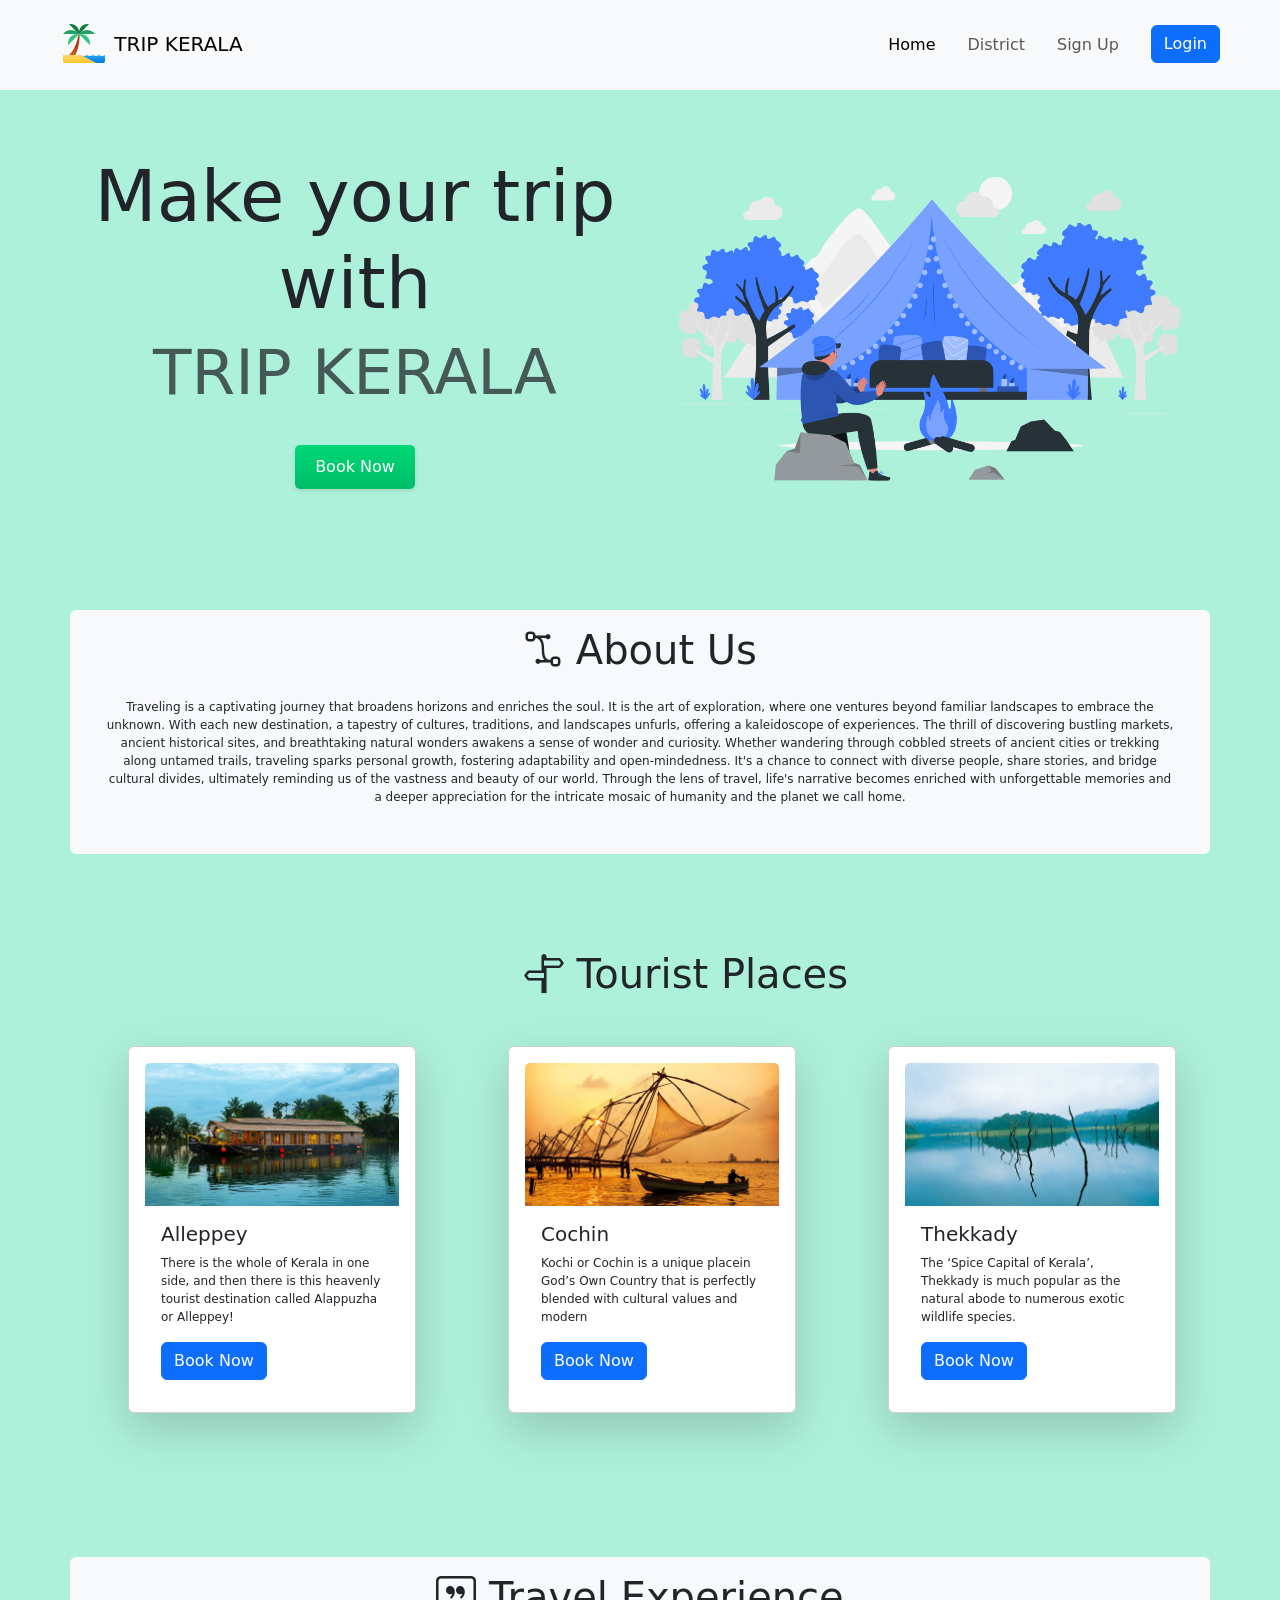
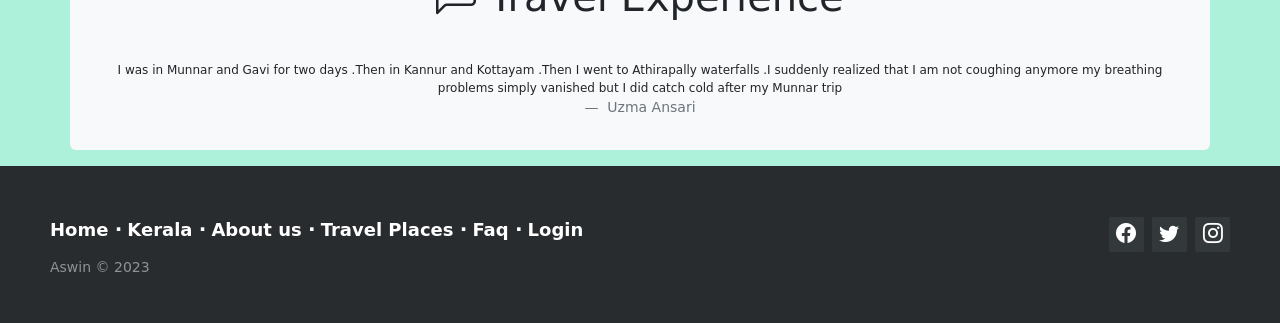
<file: index.html>
<!DOCTYPE html>
<html lang="en">
  <head>
    <meta charset="UTF-8" />
    <meta name="viewport" content="width=device-width, initial-scale=1.0" />
    <title>TRIP KERALA</title>

    <!-- bootrasp cdn -->
    <link
      href="https://cdn.jsdelivr.net/npm/bootstrap@5.3.1/dist/css/bootstrap.min.css"
      rel="stylesheet"
      integrity="sha384-4bw+/aepP/YC94hEpVNVgiZdgIC5+VKNBQNGCHeKRQN+PtmoHDEXuppvnDJzQIu9"
      crossorigin="anonymous"
    />
    <!-- local style  -->
    <link rel="stylesheet" href="style.css" />

    <!-- bootstrap icon cdn -->
    <link
      rel="stylesheet"
      href="https://cdn.jsdelivr.net/npm/bootstrap-icons@1.10.2/font/bootstrap-icons.css"
      integrity="sha384-b6lVK+yci+bfDmaY1u0zE8YYJt0TZxLEAFyYSLHId4xoVvsrQu3INevFKo+Xir8e"
      crossorigin="anonymous"
    />
  </head>
  <body>
    <!-- Nav Section  -->
    <nav class="navbar navbar-expand-lg bg-body-tertiary px-5 py-3 fixed-top">
      <div class="container-fluid">
        <a class="navbar-brand" href="index.html"
          ><img src="images/logo.png" alt="" /> TRIP KERALA</a
        >
        <button
          class="navbar-toggler"
          type="button"
          data-bs-toggle="collapse"
          data-bs-target="#navbarNav"
          aria-controls="navbarNav"
          aria-expanded="false"
          aria-label="Toggle navigation"
        >
          <span class="navbar-toggler-icon"></span>
        </button>
        <div
          class="collapse navbar-collapse d-flex justify-content-end"
          id="navbarNav"
        >
          <ul class="navbar-nav">
            <li class="nav-item pe-3">
              <a class="nav-link active" aria-current="page" href="index.html"
                >Home</a
              >
            </li>
            <li class="nav-item pe-3">
              <a class="nav-link" href="district.html">District</a>
            </li>
            <li class="nav-item pe-4">
              <a class="nav-link" href="signup.html">Sign Up</a>
            </li>
            <a href="login.html"
              ><button class="btn btn-primary" type="button">Login</button></a
            >
          </ul>
        </div>
      </div>
    </nav>

    <!-- Nav section end -->

    <!-- Banner section  -->
    <div class="container text-center mt-5">
      <div class="row align-items-center">
        <div class="col">
          <h1 class="display-2">
            Make your trip with <br />
            <small class="text-body-secondary"> TRIP KERALA</small>
          </h1>
          <br />
          <!-- HTML !-->
          <a href="/login.html"
            ><button class="button-41" role="button">Book Now</button></a
          >
        </div>
        <div class="col">
          <img src="images/banner.png" class="img-fluid" alt="" />
        </div>
      </div>
    </div>

    <!-- Banner section end -->

    <!-- About section -->

    <div class="container text-center bg-light rounded">
      <h1 class="mt-3 p-3"><i class="bi bi-bezier2"></i> About Us</h1>

      <p class="px-4 pb-5">
        Traveling is a captivating journey that broadens horizons and enriches
        the soul. It is the art of exploration, where one ventures beyond
        familiar landscapes to embrace the unknown. With each new destination, a
        tapestry of cultures, traditions, and landscapes unfurls, offering a
        kaleidoscope of experiences. The thrill of discovering bustling markets,
        ancient historical sites, and breathtaking natural wonders awakens a
        sense of wonder and curiosity. Whether wandering through cobbled streets
        of ancient cities or trekking along untamed trails, traveling sparks
        personal growth, fostering adaptability and open-mindedness. It's a
        chance to connect with diverse people, share stories, and bridge
        cultural divides, ultimately reminding us of the vastness and beauty of
        our world. Through the lens of travel, life's narrative becomes enriched
        with unforgettable memories and a deeper appreciation for the intricate
        mosaic of humanity and the planet we call home.
      </p>
    </div>

    <!-- about end -->

    <!-- Tourist places -->

    <div class="container my-5 py-5 me-4">
      <h1 class="mb-5 text-center">
        <i class="bi bi-signpost-split"></i> Tourist Places
      </h1>
      <div class="row">
        <div class="col">
          <div
            class="card shadow-lg p-3 mb-5"
            id="cardani"
            style="width: 18rem"
          >
            <img src="images/Alleppey.jpg" class="card-img-top" alt="..." />
            <div class="card-body">
              <h5 class="card-title">Alleppey</h5>
              <p class="card-text">
                There is the whole of Kerala in one side, and then there is this
                heavenly tourist destination called Alappuzha or Alleppey!
              </p>
              <a href="login.html" class="btn btn-primary">Book Now</a>
            </div>
          </div>
        </div>
        <div class="col">
          <div
            class="card shadow-lg p-3 mb-5"
            id="cardani"
            style="width: 18rem"
          >
            <img src="images/Cochin.jpg" class="card-img-top" alt="..." />
            <div class="card-body">
              <h5 class="card-title">Cochin</h5>
              <p class="card-text">
                Kochi or Cochin is a unique placein God’s Own Country that is
                perfectly blended with cultural values and modern
              </p>
              <a href="login.html" class="btn btn-primary">Book Now</a>
            </div>
          </div>
        </div>
        <div class="col">
          <div
            class="card shadow-lg p-3 mb-5"
            id="cardani"
            style="width: 18rem"
          >
            <img src="images/Thekkady1.jpg" class="card-img-top" alt="..." />
            <div class="card-body">
              <h5 class="card-title">Thekkady</h5>
              <p class="card-text">
                The ‘Spice Capital of Kerala’, Thekkady is much popular as the
                natural abode to numerous exotic wildlife species.
              </p>
              <a href="login.html" class="btn btn-primary">Book Now</a>
            </div>
          </div>
        </div>
      </div>
    </div>

    <!-- Tourist places end -->

    <!-- Travel experiences -->

    <div class="container text-center bg-light rounded">
      <h1 class="mt-3 p-3">
        <i class="bi bi-chat-left-quote"></i> Travel Experience
      </h1>
      <figure class="text-center px-3 py-3">
        <blockquote class="blockquote">
          <p>
            I was in Munnar and Gavi for two days .Then in Kannur and Kottayam
            .Then I went to Athirapally waterfalls .I suddenly realized that I
            am not coughing anymore my breathing problems simply vanished but I
            did catch cold after my Munnar trip 
          </p>
        </blockquote>
        <figcaption class="blockquote-footer">
          Uzma Ansari
        </figcaption>
      </figure>
    </div>

    <!-- Travel experiences end -->

    <!-- footer section -->
    <footer class="footer-distributed">
      <div class="footer-right">
        <a href="#"><i class="bi bi-facebook"></i></a>
        <a href="#"><i class="bi bi-twitter"></i></a>
        <a href="#"><i class="bi bi-instagram"></i></a>
      </div>

      <div class="footer-left">
        <p class="footer-links">
          <a class="link-1" href="#">Home</a>

          <a href="index.html">Kerala</a>

          <a href="index.html">About us</a>

          <a href="district.html">Travel Places</a>

          <a href="#">Faq</a>

          <a href="login.html">Login</a>
        </p>

        <p>Aswin &copy; 2023</p>
      </div>
    </footer>

    <!-- footer section end -->

    <script
      src="https://cdn.jsdelivr.net/npm/bootstrap@5.3.1/dist/js/bootstrap.bundle.min.js"
      integrity="sha384-HwwvtgBNo3bZJJLYd8oVXjrBZt8cqVSpeBNS5n7C8IVInixGAoxmnlMuBnhbgrkm"
      crossorigin="anonymous"
    ></script>
  </body>
</html>
</file>
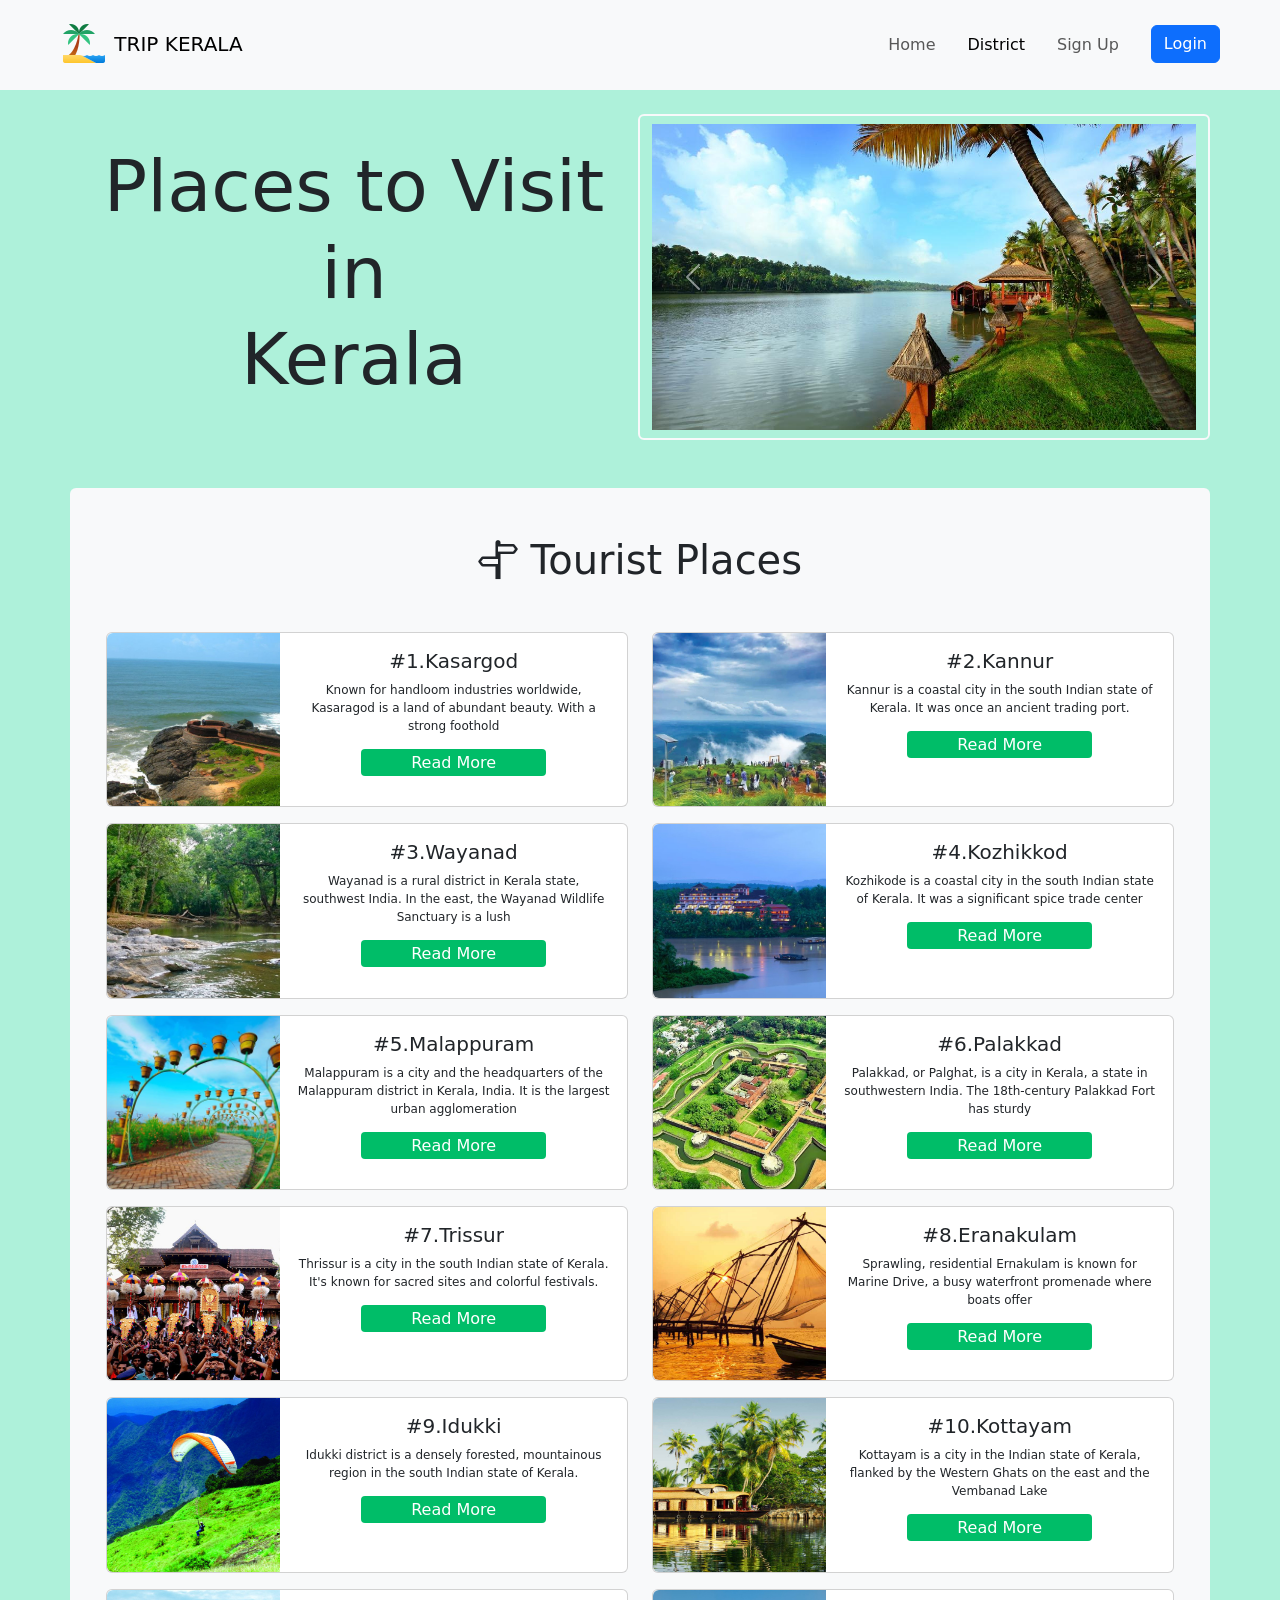
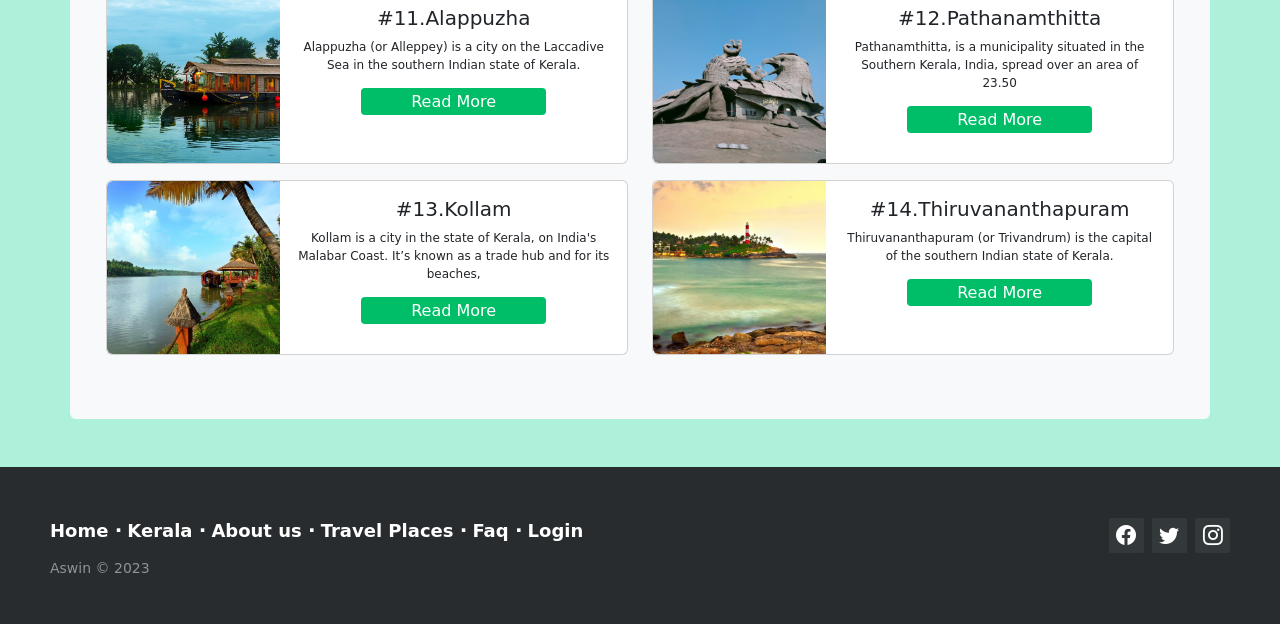
<file: district.html>
<!DOCTYPE html>
<html lang="en">
  <head>
    <meta charset="UTF-8" />
    <meta name="viewport" content="width=device-width, initial-scale=1.0" />
    <title>TRIP KERALA</title>

    <!-- bootrasp cdn -->
    <link
      href="https://cdn.jsdelivr.net/npm/bootstrap@5.3.1/dist/css/bootstrap.min.css"
      rel="stylesheet"
      integrity="sha384-4bw+/aepP/YC94hEpVNVgiZdgIC5+VKNBQNGCHeKRQN+PtmoHDEXuppvnDJzQIu9"
      crossorigin="anonymous"
    />
    <!-- local style  -->
    <link rel="stylesheet" href="style.css" />

    <!-- bootstrap icon cdn -->
    <link
      rel="stylesheet"
      href="https://cdn.jsdelivr.net/npm/bootstrap-icons@1.10.2/font/bootstrap-icons.css"
      integrity="sha384-b6lVK+yci+bfDmaY1u0zE8YYJt0TZxLEAFyYSLHId4xoVvsrQu3INevFKo+Xir8e"
      crossorigin="anonymous"
    />
  </head>
  <body>
    <!-- Nav Section  -->
    <nav class="navbar navbar-expand-lg bg-body-tertiary px-5 py-3">
      <div class="container-fluid">
        <a class="navbar-brand" href="index.html"
          ><img src="images/logo.png" alt="" /> TRIP KERALA</a
        >
        <button
          class="navbar-toggler"
          type="button"
          data-bs-toggle="collapse"
          data-bs-target="#navbarNav"
          aria-controls="navbarNav"
          aria-expanded="false"
          aria-label="Toggle navigation"
        >
          <span class="navbar-toggler-icon"></span>
        </button>
        <div
          class="collapse navbar-collapse d-flex justify-content-end"
          id="navbarNav"
        >
          <ul class="navbar-nav">
            <li class="nav-item pe-3">
              <a class="nav-link" aria-current="page" href="index.html">Home</a>
            </li>
            <li class="nav-item pe-3">
              <a class="nav-link active" href="district.html">District</a>
            </li>
            <li class="nav-item pe-4">
              <a class="nav-link" href="signup.html">Sign Up</a>
            </li>
            <a href="login.html"
              ><button class="btn btn-primary" type="button">Login</button></a
            >
          </ul>
        </div>
      </div>
    </nav>

    <!-- Nav section end -->

    <!-- Banner section  -->
    <div class="container text-center mt-4 mb-2">
      <div class="row align-items-center">
        <div class="col">
          <h1 class="display-2">
            Places to Visit in <br />
            Kerala
          </h1>
        </div>
        <div class="col border border-light border-2 rounded">
          <div
            id="carouselExampleAutoplaying"
            class="carousel slide mt-2 mb-2"
            data-bs-ride="carousel"
          >
            <div class="carousel-inner">
              <div class="carousel-item active">
                <img src="images/Kollam.jpg" class="d-block w-100" alt="..." />
              </div>
              <div class="carousel-item">
                <img
                  src="images/Kasargod.jpg"
                  class="d-block w-100"
                  alt="..."
                />
              </div>
              <div class="carousel-item">
                <img
                  src="images/Thrissur.jpg"
                  class="d-block w-100"
                  alt="..."
                />
              </div>
            </div>
            <button
              class="carousel-control-prev"
              type="button"
              data-bs-target="#carouselExampleAutoplaying"
              data-bs-slide="prev"
            >
              <span
                class="carousel-control-prev-icon"
                aria-hidden="true"
              ></span>
              <span class="visually-hidden">Previous</span>
            </button>
            <button
              class="carousel-control-next"
              type="button"
              data-bs-target="#carouselExampleAutoplaying"
              data-bs-slide="next"
            >
              <span
                class="carousel-control-next-icon"
                aria-hidden="true"
              ></span>
              <span class="visually-hidden">Next</span>
            </button>
          </div>
        </div>
      </div>
    </div>

    <!-- Banner section end -->

    <!-- About section -->

    <div class="container text-center bg-light rounded">
      <div class="container my-5 py-5 me-4">
        <h1 class="mb-5 text-center">
          <i class="bi bi-signpost-split"></i> Tourist Places
        </h1>

        <div class="container text-center">
          <div class="row row-cols-2">
            <div class="col">
              <div class="card mb-3" style="max-width: 540px">
                <div class="row g-0">
                  <div class="col-md-4">
                    <img
                      src="images/D-page/Kasargod.jpg"
                      class="img-fluid rounded-start"
                      alt="..."
                    />
                  </div>
                  <div class="col-md-8">
                    <div class="card-body">
                      <h5 class="card-title">#1.Kasargod</h5>
                      <p class="card-text">
                        Known for handloom industries worldwide, Kasaragod is a
                        land of abundant beauty. With a strong foothold
                      </p>
                    <a href="kasargod.html" class="readmore">Read More</a>
                    </div>
                  </div>
                </div>
              </div>
            </div>
            <div class="col">
              <div class="card mb-3" style="max-width: 540px">
                <div class="row g-0">
                  <div class="col-md-4">
                    <img
                      src="images/D-page/kannur.jpg"
                      class="img-fluid rounded-start"
                      alt="..."
                    />
                  </div>
                  <div class="col-md-8">
                    <div class="card-body">
                      <h5 class="card-title">#2.Kannur</h5>
                      <p class="card-text">
                        Kannur is a coastal city in the south Indian state of
                        Kerala. It was once an ancient trading port.
                      </p>
                      <a href="kannur.html" class="readmore">Read More</a>
                    </div>
                  </div>
                </div>
              </div>
            </div>
            <div class="col">
              <div class="card mb-3" style="max-width: 540px">
                <div class="row g-0">
                  <div class="col-md-4">
                    <img
                      src="images/D-page/Wayanad.jpg "
                      class="img-fluid rounded-start "
                      alt="..."
                    />
                  </div>
                  <div class="col-md-8">
                    <div class="card-body">
                      <h5 class="card-title">#3.Wayanad</h5>
                      <p class="card-text">
                        Wayanad is a rural district in Kerala state, southwest
                        India. In the east, the Wayanad Wildlife Sanctuary is a
                        lush
                      </p>
                      <a href="wayanad.html" class="readmore">Read More</a>
                    </div>
                  </div>
                </div>
              </div>
            </div>
            <div class="col">
              <div class="card mb-3" style="max-width: 540px">
                <div class="row g-0">
                  <div class="col-md-4">
                    <img
                      src="images/D-page/Kozhikode.jpg"
                      class="img-fluid rounded-start"
                      alt="..."
                    />
                  </div>
                  <div class="col-md-8">
                    <div class="card-body">
                      <h5 class="card-title">#4.Kozhikkod</h5>
                      <p class="card-text">
                        Kozhikode is a coastal city in the south Indian state of
                        Kerala. It was a significant spice trade center
                      </p>
                      <a href="kozhikkod.html" class="readmore">Read More</a>
                    </div>
                  </div>
                </div>
              </div>
            </div>
            <div class="col">
              <div class="card mb-3" style="max-width: 540px">
                <div class="row g-0">
                  <div class="col-md-4">
                    <img
                      src="images/D-page/malappuram.jpg"
                      class="img-fluid rounded-start"
                      alt="..."
                    />
                  </div>
                  <div class="col-md-8">
                    <div class="card-body">
                      <h5 class="card-title">#5.Malappuram</h5>
                      <p class="card-text">
                        Malappuram is a city and the headquarters of the
                        Malappuram district in Kerala, India. It is the largest
                        urban agglomeration
                      </p>
                      <a href="malappuram.html" class="readmore">Read More</a>
                    </div>
                  </div>
                </div>
              </div>
            </div>
            <div class="col">
              <div class="card mb-3" style="max-width: 540px">
                <div class="row g-0">
                  <div class="col-md-4">
                    <img
                      src="images/D-page/palakkad.jpg"
                      class="img-fluid rounded-start"
                      alt="..."
                    />
                  </div>
                  <div class="col-md-8">
                    <div class="card-body">
                      <h5 class="card-title">#6.Palakkad</h5>
                      <p class="card-text">
                        Palakkad, or Palghat, is a city in Kerala, a state in
                        southwestern India. The 18th-century Palakkad Fort has
                        sturdy
                      </p>
                      <a href="#" class="readmore">Read More</a>
                    </div>
                  </div>
                </div>
              </div>
            </div>
            <div class="col">
              <div class="card mb-3" style="max-width: 540px">
                <div class="row g-0">
                  <div class="col-md-4">
                    <img
                      src="images/D-page/Thrissur.jpg"
                      class="img-fluid rounded-start"
                      alt="..."
                    />
                  </div>
                  <div class="col-md-8">
                    <div class="card-body">
                      <h5 class="card-title">#7.Trissur</h5>
                      <p class="card-text">
                        Thrissur is a city in the south Indian state of Kerala. It's known for sacred sites and colorful festivals. 
                      </p>
                      <a href="#" class="readmore">Read More</a>
                    </div>
                  </div>
                </div>
              </div>
            </div>
            <div class="col">
              <div class="card mb-3" style="max-width: 540px">
                <div class="row g-0">
                  <div class="col-md-4">
                    <img
                      src="images/D-page/Cochin.jpg"
                      class="img-fluid rounded-start"
                      alt="..."
                    />
                  </div>
                  <div class="col-md-8">
                    <div class="card-body">
                      <h5 class="card-title">#8.Eranakulam</h5>
                      <p class="card-text">
                        Sprawling, residential Ernakulam is known for Marine Drive, a busy waterfront promenade where boats offer 
                      </p>
                      <a href="#" class="readmore">Read More</a>
                    </div>
                  </div>
                </div>
              </div>
            </div>
            <div class="col">
              <div class="card mb-3" style="max-width: 540px">
                <div class="row g-0">
                  <div class="col-md-4">
                    <img
                      src="images/D-page/Vagamon.jpg"
                      class="img-fluid rounded-start"
                      alt="..."
                    />
                  </div>
                  <div class="col-md-8">
                    <div class="card-body">
                      <h5 class="card-title">#9.Idukki</h5>
                      <p class="card-text">
                        Idukki district is a densely forested, mountainous region in the south Indian state of Kerala. 
                      </p>
                      <a href="#" class="readmore">Read More</a>
                    </div>
                  </div>
                </div>
              </div>
            </div>
            <div class="col">
              <div class="card mb-3" style="max-width: 540px">
                <div class="row g-0">
                  <div class="col-md-4">
                    <img
                      src="images/D-page/kottayam.jpg"
                      class="img-fluid rounded-start"
                      alt="..."
                    />
                  </div>
                  <div class="col-md-8">
                    <div class="card-body">
                      <h5 class="card-title">#10.Kottayam</h5>
                      <p class="card-text">
                        Kottayam is a city in the Indian state of Kerala, flanked by the Western Ghats on the east and the Vembanad Lake
                      </p>
                      <a href="#" class="readmore">Read More</a>
                    </div>
                  </div>
                </div>
              </div>
            </div>
            <div class="col">
              <div class="card mb-3" style="max-width: 540px">
                <div class="row g-0">
                  <div class="col-md-4">
                    <img
                      src="images/D-page/Alleppey.jpg"
                      class="img-fluid rounded-start"
                      alt="..."
                    />
                  </div>
                  <div class="col-md-8">
                    <div class="card-body">
                      <h5 class="card-title">#11.Alappuzha</h5>
                      <p class="card-text">
                        Alappuzha (or Alleppey) is a city on the Laccadive Sea in the southern Indian state of Kerala.
                      </p>
                      <a href="#" class="readmore">Read More</a>
                    </div>
                  </div>
                </div>
              </div>
            </div>
            <div class="col">
              <div class="card mb-3" style="max-width: 540px">
                <div class="row g-0">
                  <div class="col-md-4">
                    <img
                      src="images/D-page/Pathanamthitta.jpg"
                      class="img-fluid rounded-start"
                      alt="..."
                    />
                  </div>
                  <div class="col-md-8">
                    <div class="card-body">
                      <h5 class="card-title">#12.Pathanamthitta</h5>
                      <p class="card-text">
                        Pathanamthitta, is a municipality situated in the Southern Kerala, India, spread over an area of 23.50
                      </p>
                      <a href="#" class="readmore">Read More</a>
                    </div>
                  </div>
                </div>
              </div>
            </div>
            <div class="col">
              <div class="card mb-3" style="max-width: 540px">
                <div class="row g-0">
                  <div class="col-md-4">
                    <img
                      src="images/D-page/Kollam.jpg"
                      class="img-fluid rounded-start"
                      alt="..."
                    />
                  </div>
                  <div class="col-md-8">
                    <div class="card-body">
                      <h5 class="card-title">#13.Kollam</h5>
                      <p class="card-text">
                        Kollam is a city in the state of Kerala, on India's Malabar Coast. It’s known as a trade hub and for its beaches,
                      </p>
                      <a href="#" class="readmore">Read More</a>
                    </div>
                  </div>
                </div>
              </div>
            </div>
            <div class="col">
              <div class="card mb-3" style="max-width: 540px">
                <div class="row g-0">
                  <div class="col-md-4">
                    <img
                      src="images/D-page/Kovalam.jpg"
                      class="img-fluid rounded-start"
                      alt="..."
                    />
                  </div>
                  <div class="col-md-8">
                    <div class="card-body">
                      <h5 class="card-title">#14.Thiruvananthapuram</h5>
                      <p class="card-text">
                        Thiruvananthapuram (or Trivandrum) is the capital of the southern Indian state of Kerala.
                      </p>
                      <a href="#" class="readmore">Read More</a>
                    </div>
                  </div>
                </div>
              </div>
            </div>
          </div>
        </div>
      </div>
    </div>

    <!-- about end -->

    <!-- Tourist places -->

    <!-- Tourist places end -->

    <!-- footer section -->

    <footer class="footer-distributed">
      <div class="footer-right">
        <a href="#"><i class="bi bi-facebook"></i></a>
        <a href="#"><i class="bi bi-twitter"></i></a>
        <a href="#"><i class="bi bi-instagram"></i></a>
      </div>

      <div class="footer-left">
        <p class="footer-links">
          <a class="link-1" href="#">Home</a>

          <a href="index.html">Kerala</a>

          <a href="index.html">About us</a>

          <a href="district.html">Travel Places</a>

          <a href="#">Faq</a>

          <a href="login.html">Login</a>
        </p>

        <p>Aswin &copy; 2023</p>
      </div>
    </footer>

    <!-- footer section end -->

    <script
      src="https://cdn.jsdelivr.net/npm/bootstrap@5.3.1/dist/js/bootstrap.bundle.min.js"
      integrity="sha384-HwwvtgBNo3bZJJLYd8oVXjrBZt8cqVSpeBNS5n7C8IVInixGAoxmnlMuBnhbgrkm"
      crossorigin="anonymous"
    ></script>
  </body>
</html>
</file>
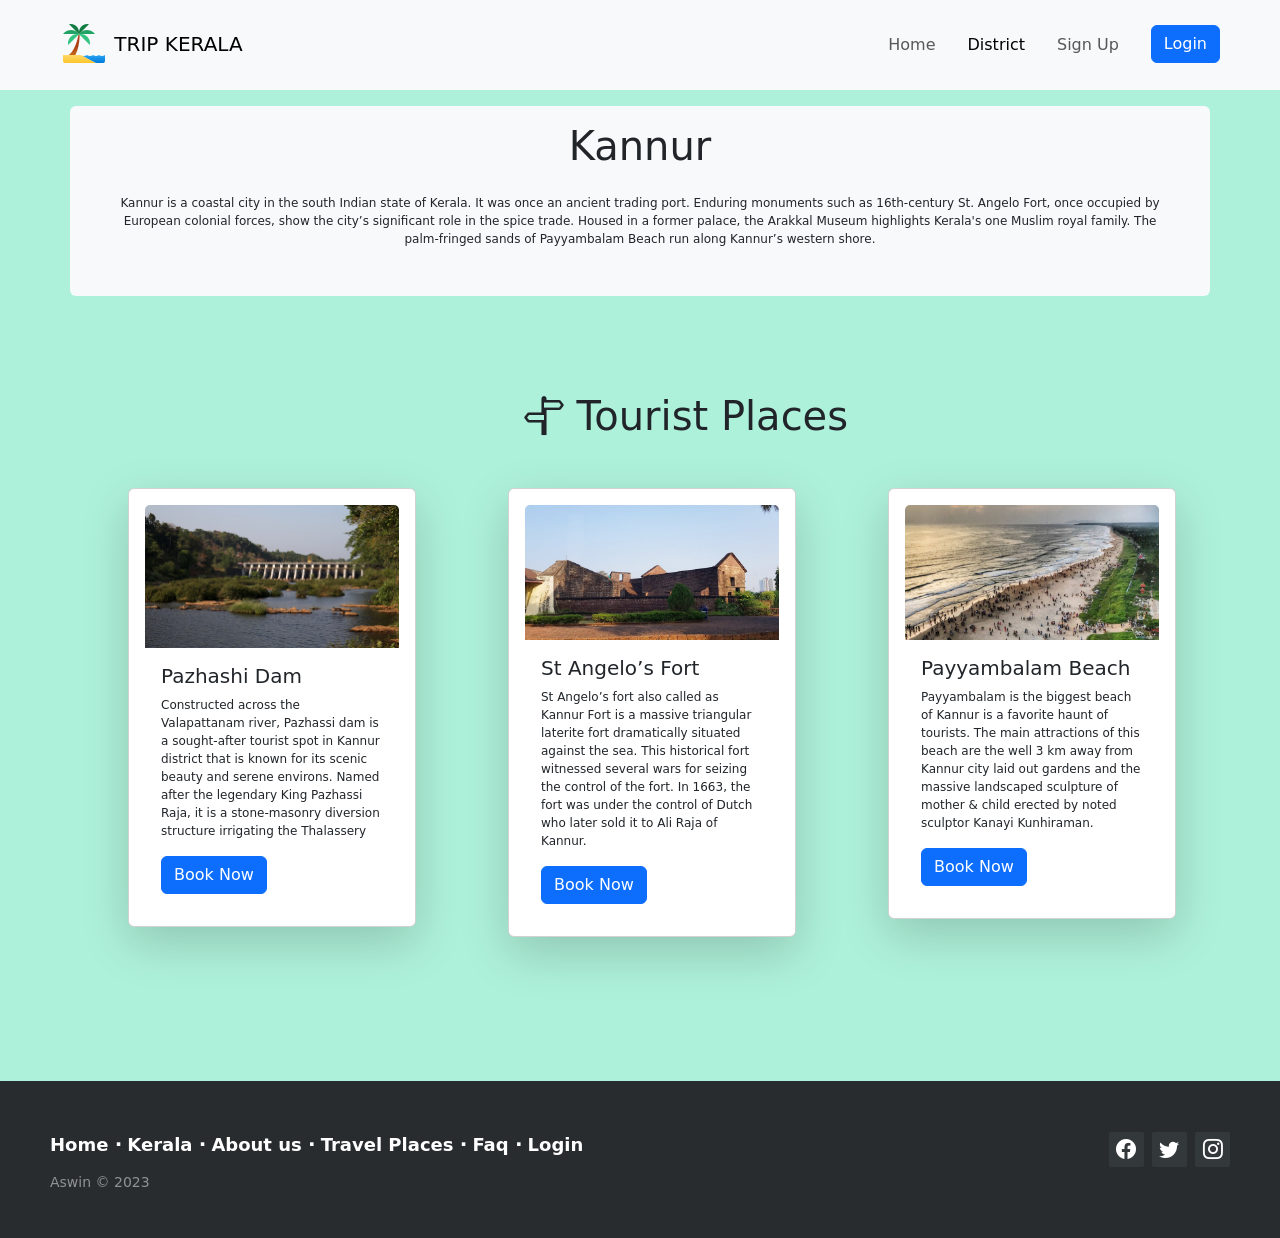
<file: kannur.html>
<!DOCTYPE html>
<html lang="en">
  <head>
    <meta charset="UTF-8" />
    <meta name="viewport" content="width=device-width, initial-scale=1.0" />
    <title>TRIP KERALA</title>

    <!-- bootrasp cdn -->
    <link
      href="https://cdn.jsdelivr.net/npm/bootstrap@5.3.1/dist/css/bootstrap.min.css"
      rel="stylesheet"
      integrity="sha384-4bw+/aepP/YC94hEpVNVgiZdgIC5+VKNBQNGCHeKRQN+PtmoHDEXuppvnDJzQIu9"
      crossorigin="anonymous"
    />
    <!-- local style  -->
    <link rel="stylesheet" href="style.css" />

    <!-- bootstrap icon cdn -->
    <link
      rel="stylesheet"
      href="https://cdn.jsdelivr.net/npm/bootstrap-icons@1.10.2/font/bootstrap-icons.css"
      integrity="sha384-b6lVK+yci+bfDmaY1u0zE8YYJt0TZxLEAFyYSLHId4xoVvsrQu3INevFKo+Xir8e"
      crossorigin="anonymous"
    />
  </head>
  <body>
    <!-- Nav Section  -->
    <nav class="navbar navbar-expand-lg bg-body-tertiary px-5 py-3">
      <div class="container-fluid">
        <a class="navbar-brand" href="index.html"
          ><img src="/images/logo.png" alt="" /> TRIP KERALA</a
        >
        <button
          class="navbar-toggler"
          type="button"
          data-bs-toggle="collapse"
          data-bs-target="#navbarNav"
          aria-controls="navbarNav"
          aria-expanded="false"
          aria-label="Toggle navigation"
        >
          <span class="navbar-toggler-icon"></span>
        </button>
        <div
          class="collapse navbar-collapse d-flex justify-content-end"
          id="navbarNav"
        >
          <ul class="navbar-nav">
            <li class="nav-item pe-3">
              <a class="nav-link" aria-current="page" href="index.html">Home</a>
            </li>
            <li class="nav-item pe-3">
              <a class="nav-link active" href="district.html">District</a>
            </li>
            <li class="nav-item pe-4">
              <a class="nav-link" href="signup.html">Sign Up</a>
            </li>
            <a href="login.html"
              ><button class="btn btn-primary" type="button">Login</button></a
            >
          </ul>
        </div>
      </div>
    </nav>

    <!-- Nav section end -->

    <!-- About section -->

    <div class="container text-center bg-light rounded">
      <h1 class="mt-3 p-3">Kannur</h1>

      <p class="px-4 pb-5">
        Kannur is a coastal city in the south Indian state of Kerala. It was
        once an ancient trading port. Enduring monuments such as 16th-century
        St. Angelo Fort, once occupied by European colonial forces, show the
        city’s significant role in the spice trade. Housed in a former palace,
        the Arakkal Museum highlights Kerala's one Muslim royal family. The
        palm-fringed sands of Payyambalam Beach run along Kannur’s western
        shore.
      </p>
    </div>
    <!-- about end -->

    <!-- Tourist places -->
    <div class="container my-5 py-5 me-4">
      <h1 class="mb-5 text-center">
        <i class="bi bi-signpost-split"></i> Tourist Places
      </h1>
      <div class="row">
        <div class="col">
          <div
            class="card shadow-lg p-3 mb-5"
            id="cardani"
            style="width: 18rem"
          >
            <img
              src="images/kannur/pazhassi_dam.jpg"
              class="card-img-top"
              alt="..."
            />
            <div class="card-body">
              <h5 class="card-title">Pazhashi Dam</h5>
              <p class="card-text">
                Constructed across the Valapattanam river, Pazhassi dam is a
                sought-after tourist spot in Kannur district that is known for
                its scenic beauty and serene environs. Named after the legendary
                King Pazhassi Raja, it is a stone-masonry diversion structure
                irrigating the Thalassery
              </p>
              <a href="login.html" class="btn btn-primary">Book Now</a>
            </div>
          </div>
        </div>
        <div class="col">
          <div
            class="card shadow-lg p-3 mb-5"
            id="cardani"
            style="width: 18rem"
          >
            <img
              src="images/kannur/st-angel-s-fort.jpg"
              class="card-img-top"
              alt="..."
            />
            <div class="card-body">
              <h5 class="card-title">St Angelo’s Fort</h5>
              <p class="card-text">
                St Angelo’s fort also called as Kannur Fort is a massive
                triangular laterite fort dramatically situated against the sea.
                This historical fort witnessed several wars for seizing the
                control of the fort. In 1663, the fort was under the control of
                Dutch who later sold it to Ali Raja of Kannur.
              </p>
              <a href="login.html" class="btn btn-primary">Book Now</a>
            </div>
          </div>
        </div>
        <div class="col">
          <div
            class="card shadow-lg p-3 mb-5"
            id="cardani"
            style="width: 18rem"
          >
            <img
              src="images/kannur/payyambalam.jpg"
              class="card-img-top"
              alt="..."
            />
            <div class="card-body">
              <h5 class="card-title">Payyambalam Beach</h5>
              <p class="card-text">
                Payyambalam is the biggest beach of Kannur is a favorite haunt
                of tourists. The main attractions of this beach are the well 3 km away from Kannur city 
                laid out gardens and the massive landscaped sculpture of mother
                & child erected by noted sculptor Kanayi Kunhiraman.
              </p>
              <a href="login.html" class="btn btn-primary">Book Now</a>
            </div>
          </div>
        </div>
      </div>
    </div>

    <!-- Tourist places end -->

    <!-- footer section -->

    <footer class="footer-distributed">
      <div class="footer-right">
        <a href="#"><i class="bi bi-facebook"></i></a>
        <a href="#"><i class="bi bi-twitter"></i></a>
        <a href="#"><i class="bi bi-instagram"></i></a>
      </div>

      <div class="footer-left">
        <p class="footer-links">
          <a class="link-1" href="#">Home</a>

          <a href="index.html">Kerala</a>

          <a href="index.html">About us</a>

          <a href="district.html">Travel Places</a>

          <a href="#">Faq</a>

          <a href="login.html">Login</a>
        </p>

        <p>Aswin &copy; 2023</p>
      </div>
    </footer>

    <!-- footer section end -->

    <script
      src="https://cdn.jsdelivr.net/npm/bootstrap@5.3.1/dist/js/bootstrap.bundle.min.js"
      integrity="sha384-HwwvtgBNo3bZJJLYd8oVXjrBZt8cqVSpeBNS5n7C8IVInixGAoxmnlMuBnhbgrkm"
      crossorigin="anonymous"
    ></script>
  </body>
</html>
</file>
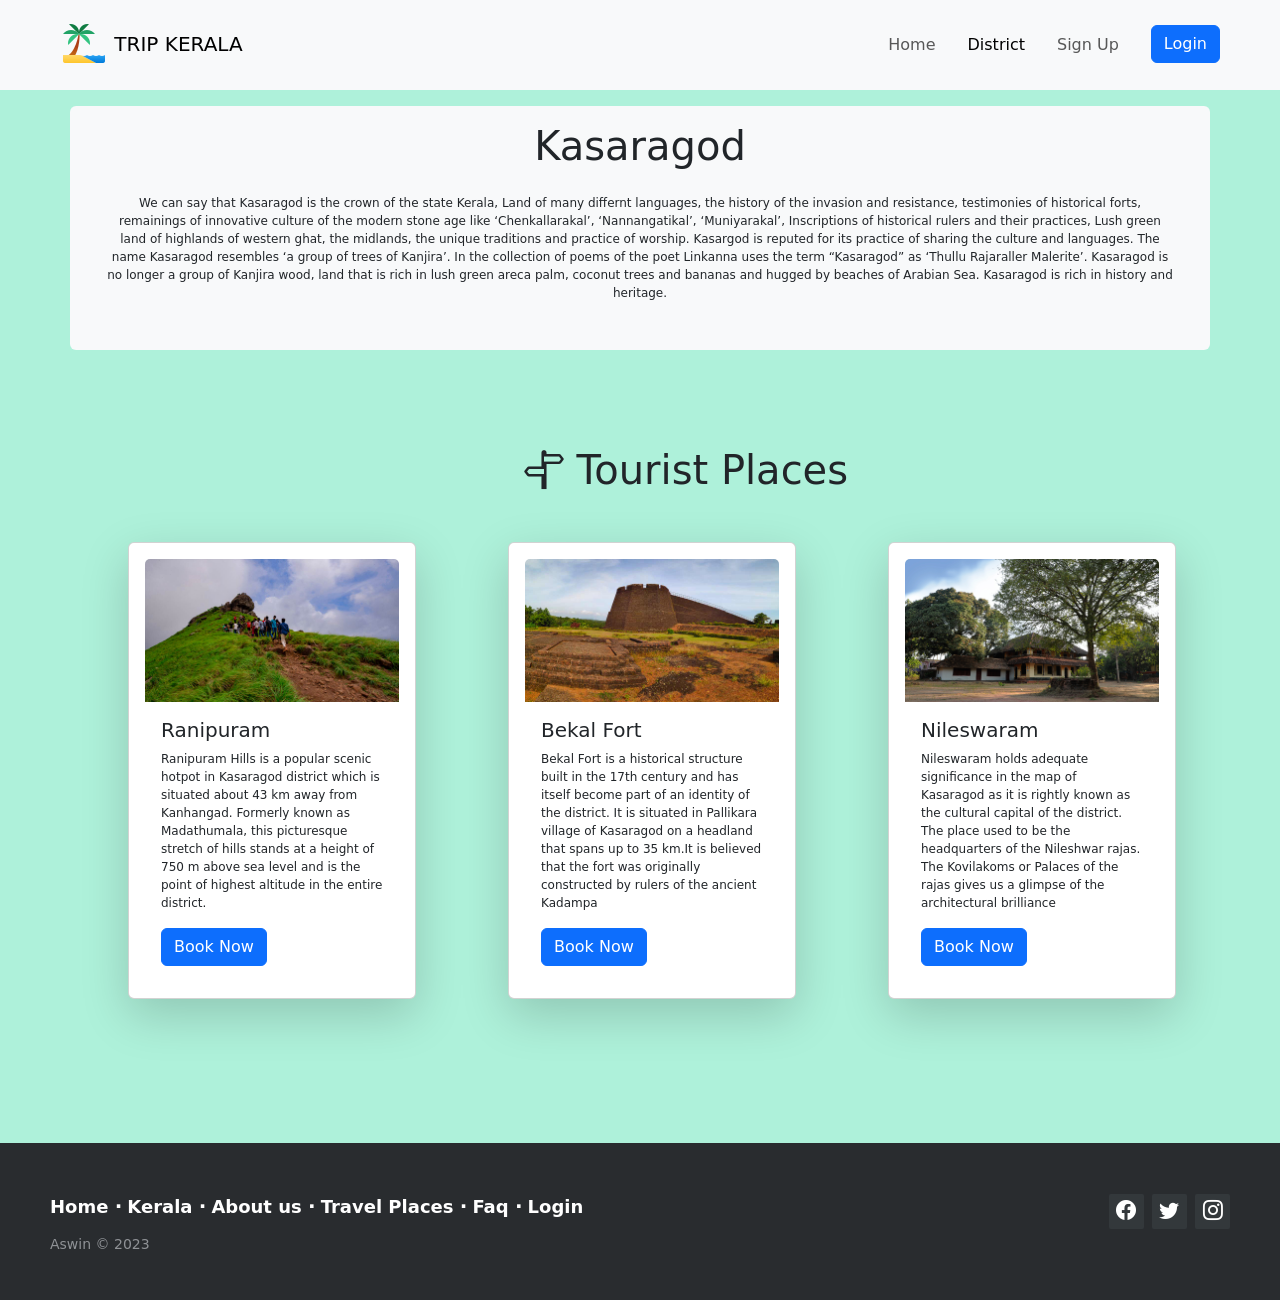
<file: kasargod.html>
<!DOCTYPE html>
<html lang="en">
  <head>
    <meta charset="UTF-8" />
    <meta name="viewport" content="width=device-width, initial-scale=1.0" />
    <title>TRIP KERALA</title>

    <!-- bootrasp cdn -->
    <link
      href="https://cdn.jsdelivr.net/npm/bootstrap@5.3.1/dist/css/bootstrap.min.css"
      rel="stylesheet"
      integrity="sha384-4bw+/aepP/YC94hEpVNVgiZdgIC5+VKNBQNGCHeKRQN+PtmoHDEXuppvnDJzQIu9"
      crossorigin="anonymous"
    />
    <!-- local style  -->
    <link rel="stylesheet" href="style.css" />

    <!-- bootstrap icon cdn -->
    <link
      rel="stylesheet"
      href="https://cdn.jsdelivr.net/npm/bootstrap-icons@1.10.2/font/bootstrap-icons.css"
      integrity="sha384-b6lVK+yci+bfDmaY1u0zE8YYJt0TZxLEAFyYSLHId4xoVvsrQu3INevFKo+Xir8e"
      crossorigin="anonymous"
    />
  </head>
  <body>
    <!-- Nav Section  -->
    <nav class="navbar navbar-expand-lg bg-body-tertiary px-5 py-3">
      <div class="container-fluid">
        <a class="navbar-brand" href="index.html"
          ><img src="/images/logo.png" alt="" /> TRIP KERALA</a
        >
        <button
          class="navbar-toggler"
          type="button"
          data-bs-toggle="collapse"
          data-bs-target="#navbarNav"
          aria-controls="navbarNav"
          aria-expanded="false"
          aria-label="Toggle navigation"
        >
          <span class="navbar-toggler-icon"></span>
        </button>
        <div
          class="collapse navbar-collapse d-flex justify-content-end"
          id="navbarNav"
        >
          <ul class="navbar-nav">
            <li class="nav-item pe-3">
              <a class="nav-link" aria-current="page" href="index.html">Home</a>
            </li>
            <li class="nav-item pe-3">
              <a class="nav-link active" href="district.html">District</a>
            </li>
            <li class="nav-item pe-4">
              <a class="nav-link" href="signup.html">Sign Up</a>
            </li>
            <a href="login.html"
              ><button class="btn btn-primary" type="button">Login</button></a
            >
          </ul>
        </div>
      </div>
    </nav>

    <!-- Nav section end -->

    <!-- About section -->

    <div class="container text-center bg-light rounded">
      <h1 class="mt-3 p-3">Kasaragod</h1>

      <p class="px-4 pb-5">
        We can say that Kasaragod is the crown of the state Kerala, Land of many
        differnt languages, the history of the invasion and resistance,
        testimonies of historical forts, remainings of innovative culture of the
        modern stone age like ‘Chenkallarakal’, ‘Nannangatikal’, ‘Muniyarakal’,
        Inscriptions of historical rulers and their practices, Lush green land
        of highlands of western ghat, the midlands, the unique traditions and
        practice of worship. Kasargod is reputed for its practice of sharing the
        culture and languages. The name Kasaragod resembles ‘a group of trees of
        Kanjira’. In the collection of poems of the poet Linkanna uses the term
        “Kasaragod” as ‘Thullu Rajaraller Malerite’. Kasaragod is no longer a
        group of Kanjira wood, land that is rich in lush green areca palm,
        coconut trees and bananas and hugged by beaches of Arabian Sea.
        Kasaragod is rich in history and heritage.
      </p>
    </div>
    <!-- about end -->

    <!-- Tourist places -->
    <div class="container my-5 py-5 me-4">
      <h1 class="mb-5 text-center">
        <i class="bi bi-signpost-split"></i> Tourist Places
      </h1>
      <div class="row">
        <div class="col">
          <div
            class="card shadow-lg p-3 mb-5"
            id="cardani"
            style="width: 18rem"
          >
            <img
              src="images/kasargod/ranipuram.jpg"
              class="card-img-top"
              alt="..."
            />
            <div class="card-body">
              <h5 class="card-title">Ranipuram</h5>
              <p class="card-text">
                Ranipuram Hills is a popular scenic hotpot in Kasaragod district
                which is situated about 43 km away from Kanhangad. Formerly
                known as Madathumala, this picturesque stretch of hills stands
                at a height of 750 m above sea level and is the point of highest
                altitude in the entire district.
              </p>
              <a href="login.html" class="btn btn-primary">Book Now</a>
            </div>
          </div>
        </div>
        <div class="col">
          <div
            class="card shadow-lg p-3 mb-5"
            id="cardani"
            style="width: 18rem"
          >
            <img
              src="images/kasargod/bekal-fort.jpg"
              class="card-img-top"
              alt="..."
            />
            <div class="card-body">
              <h5 class="card-title">Bekal Fort</h5>
              <p class="card-text">
                Bekal Fort is a historical structure built in the 17th century
                and has itself become part of an identity of the district. It is
                situated in Pallikara village of Kasaragod on a headland that
                spans up to 35 km.It is believed that the fort was originally
                constructed by rulers of the ancient Kadampa
              </p>
              <a href="login.html" class="btn btn-primary">Book Now</a>
            </div>
          </div>
        </div>
        <div class="col">
          <div
            class="card shadow-lg p-3 mb-5"
            id="cardani"
            style="width: 18rem"
          >
            <img src="images/kasargod/Nileswaram.jpg" class="card-img-top" alt="..." />
            <div class="card-body">
              <h5 class="card-title"> Nileswaram</h5>
              <p class="card-text">
                Nileswaram holds adequate significance in the map of Kasaragod
                as it is rightly known as the cultural capital of the district.
                The place used to be the headquarters of the Nileshwar rajas.
                The Kovilakoms or Palaces of the rajas gives us a glimpse of the
                architectural brilliance 
              </p>
              <a href="login.html" class="btn btn-primary">Book Now</a>
            </div>
          </div>
        </div>
      </div>
    </div>

    <!-- Tourist places end -->

    <!-- footer section -->

    <footer class="footer-distributed">
      <div class="footer-right">
        <a href="#"><i class="bi bi-facebook"></i></a>
        <a href="#"><i class="bi bi-twitter"></i></a>
        <a href="#"><i class="bi bi-instagram"></i></a>
      </div>

      <div class="footer-left">
        <p class="footer-links">
          <a class="link-1" href="#">Home</a>

          <a href="index.html">Kerala</a>

          <a href="index.html">About us</a>

          <a href="district.html">Travel Places</a>

          <a href="#">Faq</a>

          <a href="login.html">Login</a>
        </p>

        <p>Aswin &copy; 2023</p>
      </div>
    </footer>


    <!-- footer section end -->

    <script
      src="https://cdn.jsdelivr.net/npm/bootstrap@5.3.1/dist/js/bootstrap.bundle.min.js"
      integrity="sha384-HwwvtgBNo3bZJJLYd8oVXjrBZt8cqVSpeBNS5n7C8IVInixGAoxmnlMuBnhbgrkm"
      crossorigin="anonymous"
    ></script>
  </body>
</html>
</file>
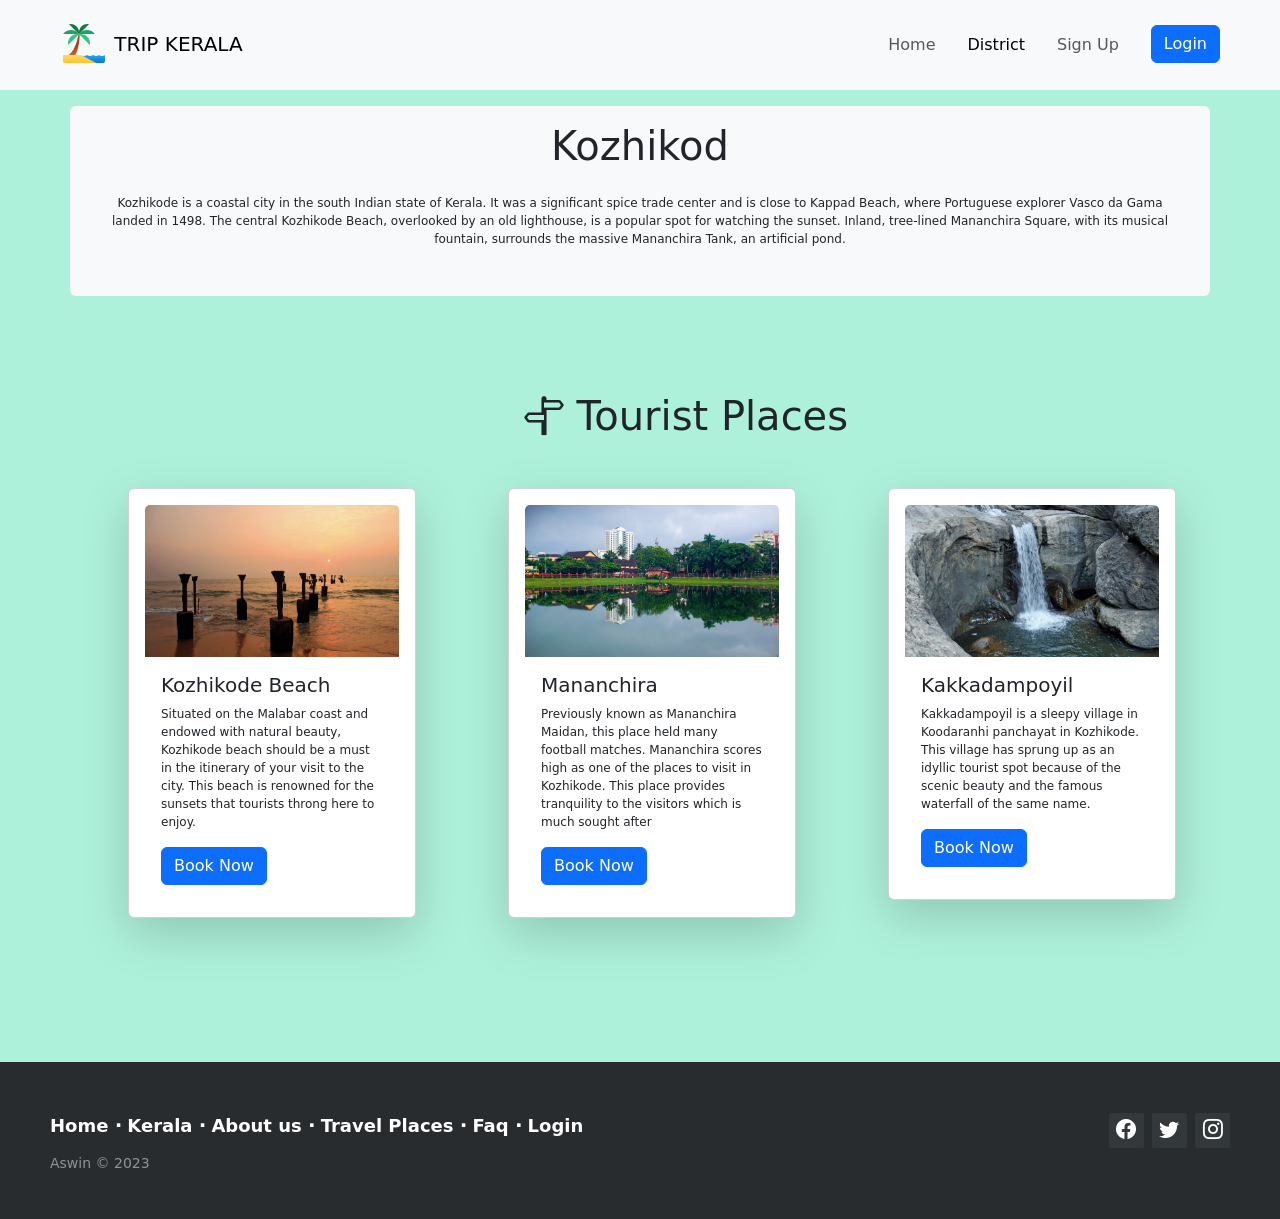
<file: kozhikkod.html>
<!DOCTYPE html>
<html lang="en">
  <head>
    <meta charset="UTF-8" />
    <meta name="viewport" content="width=device-width, initial-scale=1.0" />
    <title>TRIP KERALA</title>

    <!-- bootrasp cdn -->
    <link
      href="https://cdn.jsdelivr.net/npm/bootstrap@5.3.1/dist/css/bootstrap.min.css"
      rel="stylesheet"
      integrity="sha384-4bw+/aepP/YC94hEpVNVgiZdgIC5+VKNBQNGCHeKRQN+PtmoHDEXuppvnDJzQIu9"
      crossorigin="anonymous"
    />
    <!-- local style  -->
    <link rel="stylesheet" href="style.css" />

    <!-- bootstrap icon cdn -->
    <link
      rel="stylesheet"
      href="https://cdn.jsdelivr.net/npm/bootstrap-icons@1.10.2/font/bootstrap-icons.css"
      integrity="sha384-b6lVK+yci+bfDmaY1u0zE8YYJt0TZxLEAFyYSLHId4xoVvsrQu3INevFKo+Xir8e"
      crossorigin="anonymous"
    />
  </head>
  <body>
    <!-- Nav Section  -->
    <nav class="navbar navbar-expand-lg bg-body-tertiary px-5 py-3">
      <div class="container-fluid">
        <a class="navbar-brand" href="index.html"
          ><img src="images/logo.png" alt="" /> TRIP KERALA</a
        >
        <button
          class="navbar-toggler"
          type="button"
          data-bs-toggle="collapse"
          data-bs-target="#navbarNav"
          aria-controls="navbarNav"
          aria-expanded="false"
          aria-label="Toggle navigation"
        >
          <span class="navbar-toggler-icon"></span>
        </button>
        <div
          class="collapse navbar-collapse d-flex justify-content-end"
          id="navbarNav"
        >
          <ul class="navbar-nav">
            <li class="nav-item pe-3">
              <a class="nav-link" aria-current="page" href="index.html">Home</a>
            </li>
            <li class="nav-item pe-3">
              <a class="nav-link active" href="district.html">District</a>
            </li>
            <li class="nav-item pe-4">
              <a class="nav-link" href="signup.html">Sign Up</a>
            </li>
            <a href="login.html"
              ><button class="btn btn-primary" type="button">Login</button></a
            >
          </ul>
        </div>
      </div>
    </nav>

    <!-- Nav section end -->

    <!-- About section -->

    <div class="container text-center bg-light rounded">
      <h1 class="mt-3 p-3">Kozhikod</h1>

      <p class="px-4 pb-5">
        Kozhikode is a coastal city in the south Indian state of Kerala. It was
        a significant spice trade center and is close to Kappad Beach, where
        Portuguese explorer Vasco da Gama landed in 1498. The central Kozhikode
        Beach, overlooked by an old lighthouse, is a popular spot for watching
        the sunset. Inland, tree-lined Mananchira Square, with its musical
        fountain, surrounds the massive Mananchira Tank, an artificial pond.
      </p>
    </div>
    <!-- about end -->

    <!-- Tourist places -->
    <div class="container my-5 py-5 me-4">
      <h1 class="mb-5 text-center">
        <i class="bi bi-signpost-split"></i> Tourist Places
      </h1>
      <div class="row">
        <div class="col">
          <div
            class="card shadow-lg p-3 mb-5"
            id="cardani"
            style="width: 18rem"
          >
            <img
              src="images/kozhikkod/kozhikod beach.avif"
              class="card-img-top"
              alt="..."
            />
            <div class="card-body">
              <h5 class="card-title">Kozhikode Beach</h5>
              <p class="card-text">
                Situated on the Malabar coast and endowed with natural beauty,
                Kozhikode beach should be a must in the itinerary of your visit
                to the city. This beach is renowned for the sunsets that
                tourists throng here to enjoy.
              </p>
              <a href="login.html" class="btn btn-primary">Book Now</a>
            </div>
          </div>
        </div>
        <div class="col">
          <div
            class="card shadow-lg p-3 mb-5"
            id="cardani"
            style="width: 18rem"
          >
            <img
              src="images/kozhikkod/manachira.avif"
              class="card-img-top"
              alt="..."
            />
            <div class="card-body">
              <h5 class="card-title">Mananchira</h5>
              <p class="card-text">
                Previously known as Mananchira Maidan, this place held many
                football matches. Mananchira scores high as one of the places to
                visit in Kozhikode. This place provides tranquility to the
                visitors which is much sought after
              </p>
              <a href="login.html" class="btn btn-primary">Book Now</a>
            </div>
          </div>
        </div>
        <div class="col">
          <div
            class="card shadow-lg p-3 mb-5"
            id="cardani"
            style="width: 18rem"
          >
            <img
              src="images/kozhikkod/kakkadam.avif"
              class="card-img-top"
              alt="..."
            />
            <div class="card-body">
              <h5 class="card-title"> Kakkadampoyil</h5>
              <p class="card-text">
                Kakkadampoyil is a sleepy village in Koodaranhi panchayat in
                Kozhikode. This village has sprung up as an idyllic tourist spot
                because of the scenic beauty and the famous waterfall of the
                same name.
              </p>
              <a href="login.html" class="btn btn-primary">Book Now</a>
            </div>
          </div>
        </div>
      </div>
    </div>

    <!-- Tourist places end -->

    <!-- footer section -->
    <footer class="footer-distributed">
      <div class="footer-right">
        <a href="#"><i class="bi bi-facebook"></i></a>
        <a href="#"><i class="bi bi-twitter"></i></a>
        <a href="#"><i class="bi bi-instagram"></i></a>
      </div>

      <div class="footer-left">
        <p class="footer-links">
          <a class="link-1" href="#">Home</a>

          <a href="index.html">Kerala</a>

          <a href="index.html">About us</a>

          <a href="district.html">Travel Places</a>

          <a href="#">Faq</a>

          <a href="login.html">Login</a>
        </p>

        <p>Aswin &copy; 2023</p>
      </div>
    </footer>


    <!-- footer section end -->

    <script
      src="https://cdn.jsdelivr.net/npm/bootstrap@5.3.1/dist/js/bootstrap.bundle.min.js"
      integrity="sha384-HwwvtgBNo3bZJJLYd8oVXjrBZt8cqVSpeBNS5n7C8IVInixGAoxmnlMuBnhbgrkm"
      crossorigin="anonymous"
    ></script>
  </body>
</html>
</file>
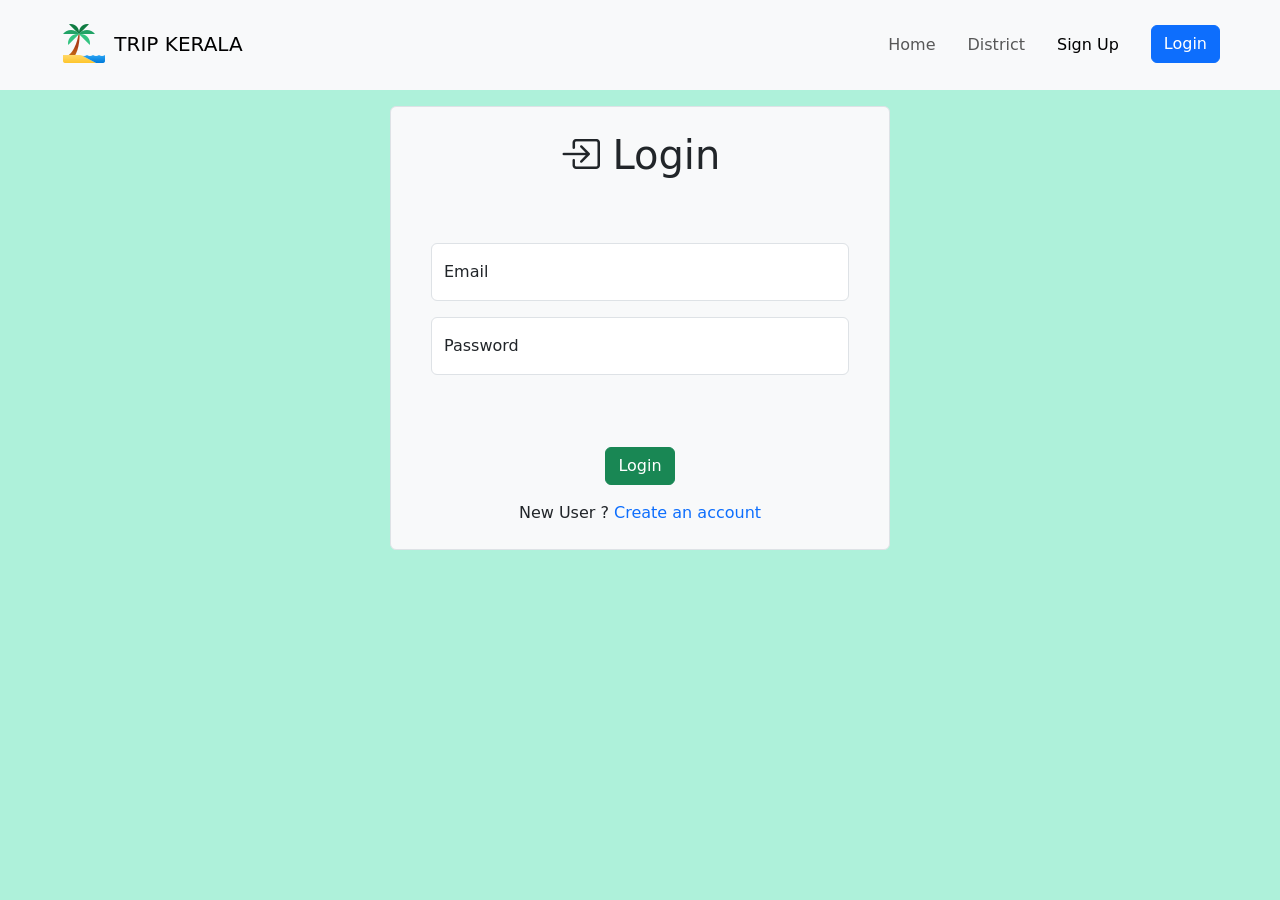
<file: login.html>
<!DOCTYPE html>
<html lang="en">
  <head>
    <meta charset="UTF-8" />
    <meta name="viewport" content="width=device-width, initial-scale=1.0" />
    <title>TRIP KERALA</title>

    <!-- bootrasp cdn -->
    <link
      href="https://cdn.jsdelivr.net/npm/bootstrap@5.3.1/dist/css/bootstrap.min.css"
      rel="stylesheet"
      integrity="sha384-4bw+/aepP/YC94hEpVNVgiZdgIC5+VKNBQNGCHeKRQN+PtmoHDEXuppvnDJzQIu9"
      crossorigin="anonymous"
    />
    <!-- local style  -->
    <link rel="stylesheet" href="style.css" />

    <!-- bootstrap icon cdn -->
    <link
      rel="stylesheet"
      href="https://cdn.jsdelivr.net/npm/bootstrap-icons@1.10.2/font/bootstrap-icons.css"
      integrity="sha384-b6lVK+yci+bfDmaY1u0zE8YYJt0TZxLEAFyYSLHId4xoVvsrQu3INevFKo+Xir8e"
      crossorigin="anonymous"
    />
  </head>
  <body>
    <!-- Nav Section  -->
    <nav class="navbar navbar-expand-lg bg-body-tertiary px-5 py-3 ">
      <div class="container-fluid">
        <a class="navbar-brand" href="index.html"><img src="images/logo.png" alt=""> TRIP KERALA</a>
        <button
          class="navbar-toggler"
          type="button"
          data-bs-toggle="collapse"
          data-bs-target="#navbarNav"
          aria-controls="navbarNav"
          aria-expanded="false"
          aria-label="Toggle navigation"
        >
          <span class="navbar-toggler-icon"></span>
        </button>
        <div
          class="collapse navbar-collapse d-flex justify-content-end"
          id="navbarNav"
        >
          <ul class="navbar-nav">
            <li class="nav-item pe-3">
              <a class="nav-link " aria-current="page" href="index.html">Home</a>
            </li>
            <li class="nav-item pe-3">
              <a class="nav-link" href="district.html">District</a>
            </li>
            <li class="nav-item pe-4">
              <a class="nav-link active" href="signup.html">Sign Up</a>
            </li>
            <a href="login.html"><button class="btn btn-primary" type="button">Login</button></a> 
          </ul>
        </div>
      </div>
    </nav>

    <!-- Nav section end -->

    <!-- Login Section -->


    <div id="login-w"  class="container p-4 text-center mt-3 mb-3 bg-light  border border border rounded">

        <div class="row gx-5" >
          
          <div class="col" >
            <h1 class="mb-5 text-center">
    
                    <i class="bi bi-box-arrow-in-right"></i> Login
                  </h1> 
      
              
            <div class="p-3">
                <form action="#">
              
                <div class="form-floating mb-3">
                <input type="email" class="form-control" id="email"     placeholder="Email">
                <label for="floatingInput">Email</label>
                <span id="msg"></span>
              </div>
              <div class="form-floating">
                <input type="password" class="form-control" id="pwd" placeholder="Password">
                <label for="floatingPassword">Password</label><br>
                <span id="pmsg"></span>
                <br>
              </div>
       
                <button class="btn btn-success mt-4" onclick="return validate()" >Login</button>
   

          </form>
          </div>
        </div>

        <span> New User ? <a href="signup.html">Create an account</a></span>
      </div>
<!-- login Section end -->



    <script
      src="https://cdn.jsdelivr.net/npm/bootstrap@5.3.1/dist/js/bootstrap.bundle.min.js"
      integrity="sha384-HwwvtgBNo3bZJJLYd8oVXjrBZt8cqVSpeBNS5n7C8IVInixGAoxmnlMuBnhbgrkm"
      crossorigin="anonymous"
    ></script>
    <script src="login.js"></script>
  </body>
</html>
</file>
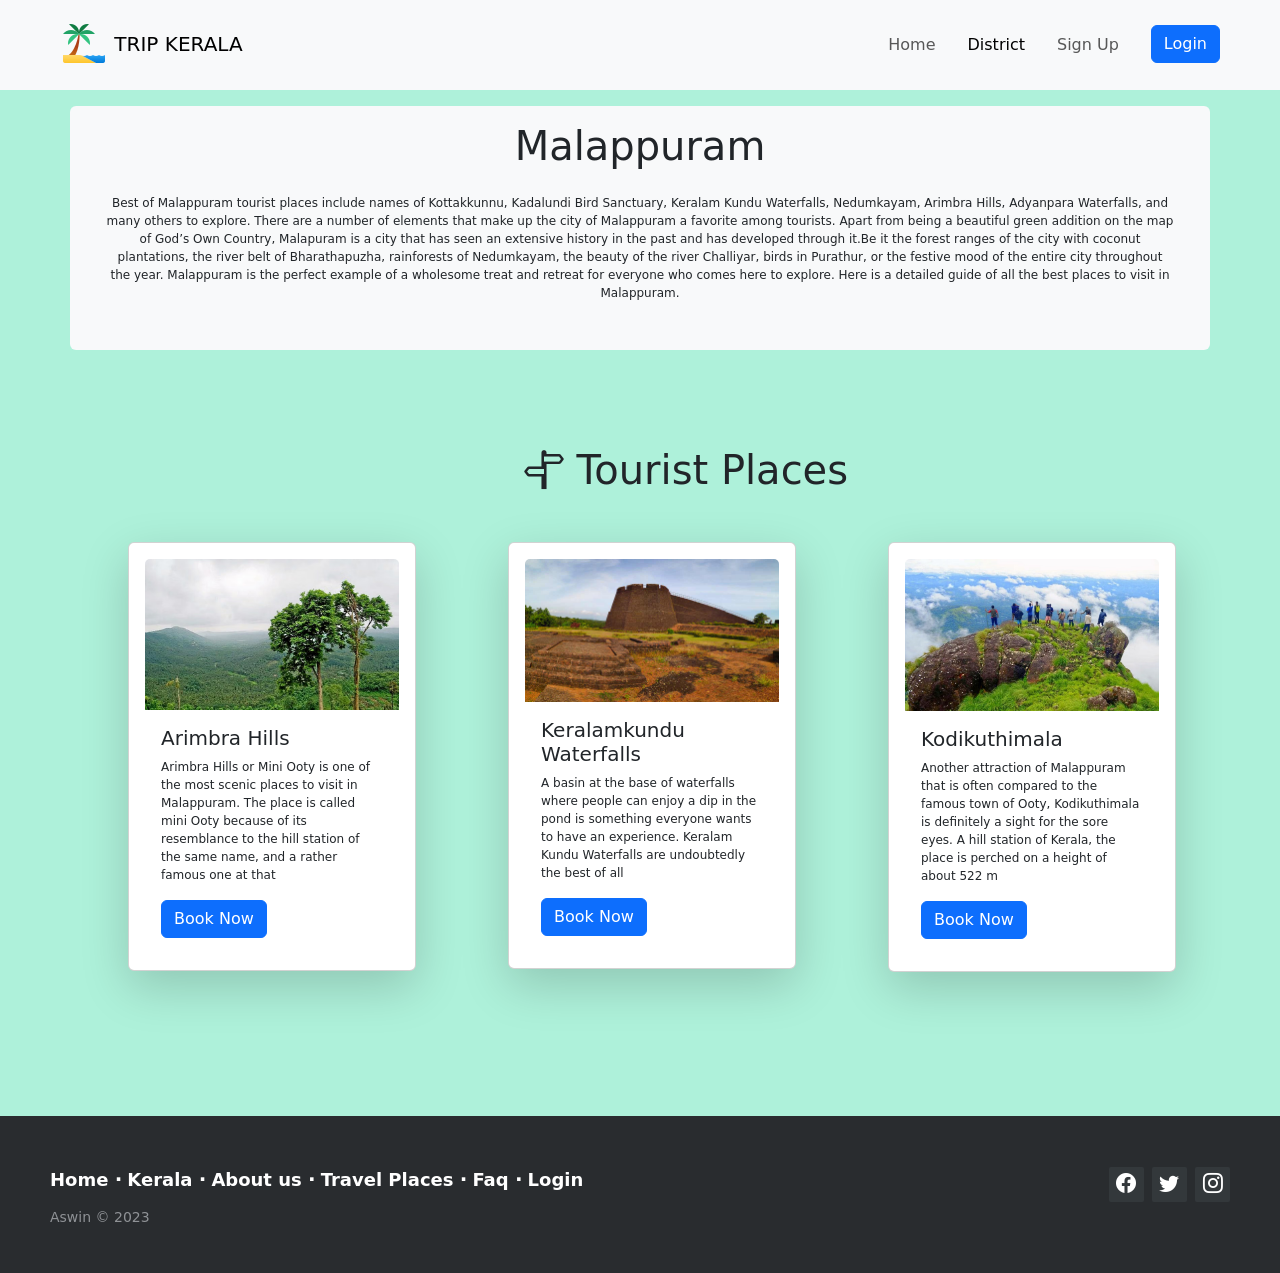
<file: malappuram.html>
<!DOCTYPE html>
<html lang="en">
  <head>
    <meta charset="UTF-8" />
    <meta name="viewport" content="width=device-width, initial-scale=1.0" />
    <title>TRIP KERALA</title>

    <!-- bootrasp cdn -->
    <link
      href="https://cdn.jsdelivr.net/npm/bootstrap@5.3.1/dist/css/bootstrap.min.css"
      rel="stylesheet"
      integrity="sha384-4bw+/aepP/YC94hEpVNVgiZdgIC5+VKNBQNGCHeKRQN+PtmoHDEXuppvnDJzQIu9"
      crossorigin="anonymous"
    />
    <!-- local style  -->
    <link rel="stylesheet" href="style.css" />

    <!-- bootstrap icon cdn -->
    <link
      rel="stylesheet"
      href="https://cdn.jsdelivr.net/npm/bootstrap-icons@1.10.2/font/bootstrap-icons.css"
      integrity="sha384-b6lVK+yci+bfDmaY1u0zE8YYJt0TZxLEAFyYSLHId4xoVvsrQu3INevFKo+Xir8e"
      crossorigin="anonymous"
    />
  </head>
  <body>
    <!-- Nav Section  -->
    <nav class="navbar navbar-expand-lg bg-body-tertiary px-5 py-3">
      <div class="container-fluid">
        <a class="navbar-brand" href="index.html"
          ><img src="images/logo.png" alt="" /> TRIP KERALA</a
        >
        <button
          class="navbar-toggler"
          type="button"
          data-bs-toggle="collapse"
          data-bs-target="#navbarNav"
          aria-controls="navbarNav"
          aria-expanded="false"
          aria-label="Toggle navigation"
        >
          <span class="navbar-toggler-icon"></span>
        </button>
        <div
          class="collapse navbar-collapse d-flex justify-content-end"
          id="navbarNav"
        >
          <ul class="navbar-nav">
            <li class="nav-item pe-3">
              <a class="nav-link" aria-current="page" href="index.html">Home</a>
            </li>
            <li class="nav-item pe-3">
              <a class="nav-link active" href="district.html">District</a>
            </li>
            <li class="nav-item pe-4">
              <a class="nav-link" href="signup.html">Sign Up</a>
            </li>
            <a href="login.html"
              ><button class="btn btn-primary" type="button">Login</button></a
            >
          </ul>
        </div>
      </div>
    </nav>

    <!-- Nav section end -->

    <!-- About section -->

    <div class="container text-center bg-light rounded">
      <h1 class="mt-3 p-3">Malappuram</h1>

      <p class="px-4 pb-5">
        Best of Malappuram tourist places include names of Kottakkunnu,
        Kadalundi Bird Sanctuary, Keralam Kundu Waterfalls, Nedumkayam, Arimbra
        Hills, Adyanpara Waterfalls, and many others to explore. There are a
        number of elements that make up the city of Malappuram a favorite among
        tourists. Apart from being a beautiful green addition on the map of
        God’s Own Country, Malapuram is a city that has seen an extensive
        history in the past and has developed through it.Be it the forest ranges
        of the city with coconut plantations, the river belt of Bharathapuzha,
        rainforests of Nedumkayam, the beauty of the river Challiyar, birds in
        Purathur, or the festive mood of the entire city throughout the year.
        Malappuram is the perfect example of a wholesome treat and retreat for
        everyone who comes here to explore. Here is a detailed guide of all the
        best places to visit in Malappuram.
      </p>
    </div>
    <!-- about end -->

    <!-- Tourist places -->
    <div class="container my-5 py-5 me-4">
      <h1 class="mb-5 text-center">
        <i class="bi bi-signpost-split"></i> Tourist Places
      </h1>
      <div class="row">
        <div class="col">
          <div
            class="card shadow-lg p-3 mb-5"
            id="cardani"
            style="width: 18rem"
          >
            <img
              src="images/malappuram/arimbra.avif"
              class="card-img-top"
              alt="..."
            />
            <div class="card-body">
              <h5 class="card-title">Arimbra Hills</h5>
              <p class="card-text">
                Arimbra Hills or Mini Ooty is one of the most scenic places to
                visit in Malappuram. The place is called mini Ooty because of
                its resemblance to the hill station of the same name, and a
                rather famous one at that
              </p>
              <a href="login.html" class="btn btn-primary">Book Now</a>
            </div>
          </div>
        </div>
        <div class="col">
          <div
            class="card shadow-lg p-3 mb-5"
            id="cardani"
            style="width: 18rem"
          >
            <img
              src="images/kasargod/bekal-fort.jpg"
              class="card-img-top"
              alt="..."
            />
            <div class="card-body">
              <h5 class="card-title">Keralamkundu Waterfalls</h5>
              <p class="card-text">
                A basin at the base of waterfalls where people can enjoy a dip
                in the pond is something everyone wants to have an experience.
                Keralam Kundu Waterfalls are undoubtedly the best of all
              </p>
              <a href="login.html" class="btn btn-primary">Book Now</a>
            </div>
          </div>
        </div>
        <div class="col">
          <div
            class="card shadow-lg p-3 mb-5"
            id="cardani"
            style="width: 18rem"
          >
            <img
              src="images/malappuram/mala.avif"
              class="card-img-top"
              alt="..."
            />
            <div class="card-body">
              <h5 class="card-title">Kodikuthimala</h5>
              <p class="card-text">
                Another attraction of Malappuram that is often compared to the
                famous town of Ooty, Kodikuthimala is definitely a sight for the
                sore eyes. A hill station of Kerala, the place is perched on a
                height of about 522 m
              </p>
              <a href="login.html" class="btn btn-primary">Book Now</a>
            </div>
          </div>
        </div>
      </div>
    </div>

    <!-- Tourist places end -->

    <!-- footer section -->
    <footer class="footer-distributed">
      <div class="footer-right">
        <a href="#"><i class="bi bi-facebook"></i></a>
        <a href="#"><i class="bi bi-twitter"></i></a>
        <a href="#"><i class="bi bi-instagram"></i></a>
      </div>

      <div class="footer-left">
        <p class="footer-links">
          <a class="link-1" href="#">Home</a>

          <a href="index.html">Kerala</a>

          <a href="index.html">About us</a>

          <a href="district.html">Travel Places</a>

          <a href="#">Faq</a>

          <a href="login.html">Login</a>
        </p>

        <p>Aswin &copy; 2023</p>
      </div>
    </footer>


    <!-- footer section end -->

    <script
      src="https://cdn.jsdelivr.net/npm/bootstrap@5.3.1/dist/js/bootstrap.bundle.min.js"
      integrity="sha384-HwwvtgBNo3bZJJLYd8oVXjrBZt8cqVSpeBNS5n7C8IVInixGAoxmnlMuBnhbgrkm"
      crossorigin="anonymous"
    ></script>
  </body>
</html>
</file>
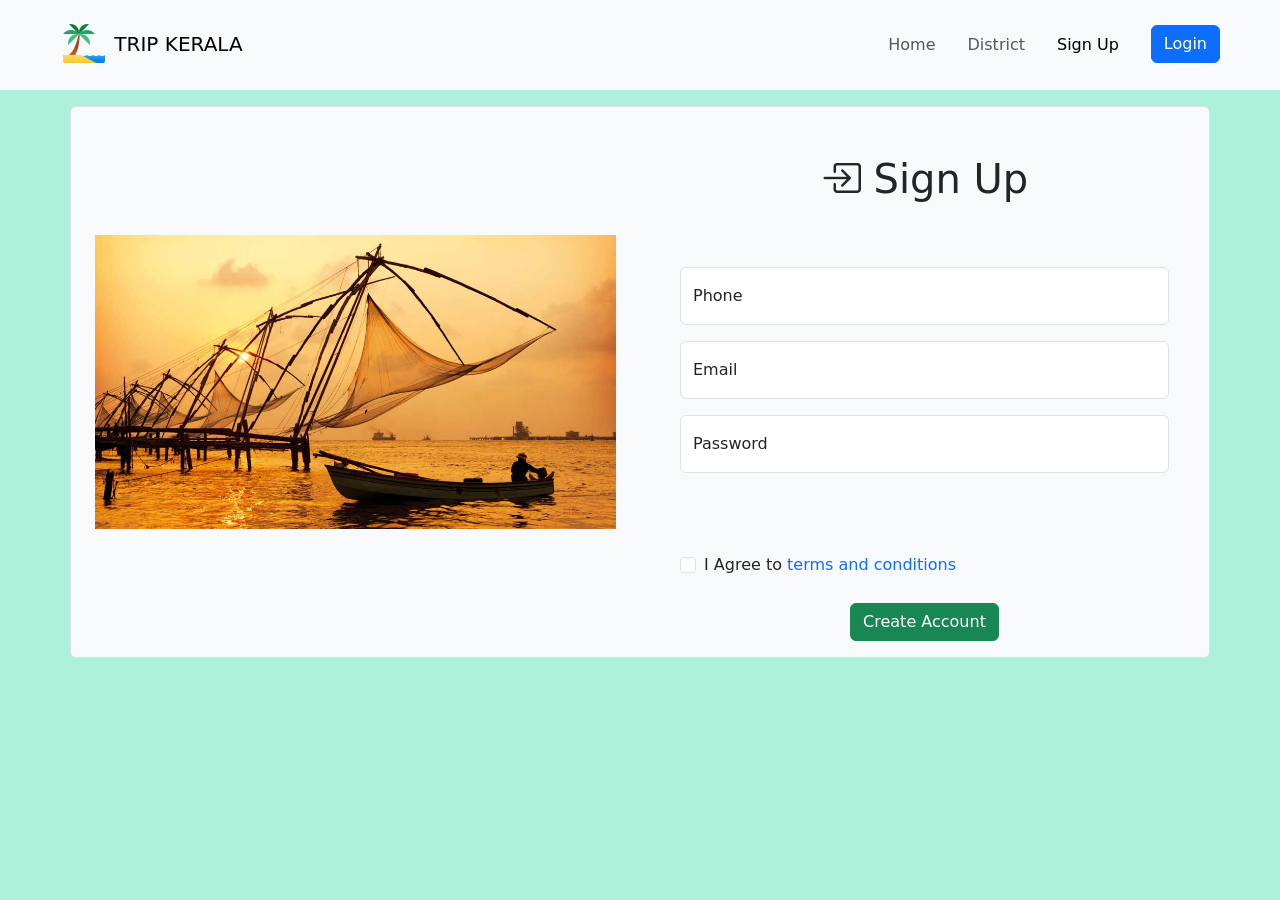
<file: signup.html>
<!DOCTYPE html>
<html lang="en">
  <head>
    <meta charset="UTF-8" />
    <meta name="viewport" content="width=device-width, initial-scale=1.0" />
    <title>TRIP KERALA</title>

    <!-- bootrasp cdn -->
    <link
      href="https://cdn.jsdelivr.net/npm/bootstrap@5.3.1/dist/css/bootstrap.min.css"
      rel="stylesheet"
      integrity="sha384-4bw+/aepP/YC94hEpVNVgiZdgIC5+VKNBQNGCHeKRQN+PtmoHDEXuppvnDJzQIu9"
      crossorigin="anonymous"
    />
    <!-- local style  -->
    <link rel="stylesheet" href="style.css" />

    <!-- bootstrap icon cdn -->
    <link
      rel="stylesheet"
      href="https://cdn.jsdelivr.net/npm/bootstrap-icons@1.10.2/font/bootstrap-icons.css"
      integrity="sha384-b6lVK+yci+bfDmaY1u0zE8YYJt0TZxLEAFyYSLHId4xoVvsrQu3INevFKo+Xir8e"
      crossorigin="anonymous"
    />
  </head>
  <body>
    <!-- Nav Section  -->
    <nav class="navbar navbar-expand-lg bg-body-tertiary px-5 py-3 ">
      <div class="container-fluid">
        <a class="navbar-brand" href="index.html"><img src="images/logo.png" alt=""> TRIP KERALA</a>
        <button
          class="navbar-toggler"
          type="button"
          data-bs-toggle="collapse"
          data-bs-target="#navbarNav"
          aria-controls="navbarNav"
          aria-expanded="false"
          aria-label="Toggle navigation"
        >
          <span class="navbar-toggler-icon"></span>
        </button>
        <div
          class="collapse navbar-collapse d-flex justify-content-end"
          id="navbarNav"
        >
          <ul class="navbar-nav">
            <li class="nav-item pe-3">
              <a class="nav-link " aria-current="page" href="index.html">Home</a>
            </li>
            <li class="nav-item pe-3">
              <a class="nav-link" href="district.html">District</a>
            </li>
            <li class="nav-item pe-4">
              <a class="nav-link active" href="#">Sign Up</a>
            </li>
            <a href="login.html"><button class="btn btn-primary" type="button">Login</button></a> 
          </ul>
        </div>
      </div>
    </nav>

    <!-- Nav section end -->


    <div class="container px-4 text-center mt-3 mb-3 bg-light  border border border rounded">

        <div class="row gx-5">
          <div class="col align-self-center ">
        <img src="images/Cochin.jpg" class="img-fluid" alt="...">
          </div>
          <div class="col">
            <h1 class="mb-5 text-center">
                <h1 class="mb-5 text-center">
                    <i class="bi bi-box-arrow-in-right"></i> Sign Up
                  </h1> 
              </h1>
              
            <div class="p-3">
          
        <form action="#">
          <div class="form-floating mb-3">
            <input type="user" class="form-control" id="phoneno" placeholder="Phone Number">
            <label for="floatingInput">Phone</label>
            <span id="pnmsg"></span>
          </div>
          <div class="form-floating mb-3">
          <input type="email" class="form-control" id="email"     placeholder="Email">
          <label for="floatingInput">Email</label>
          <span id="msg"></span>
        </div>
        <div class="form-floating">
          <input type="password" class="form-control" id="pwd" onkeydown="strength()" placeholder="Password">
          <label for="floatingPassword">Password</label><br>
          <p id="str"></p>
          <span id="pmsg"></span>
          <br>
        </div>
        <div class="col-12 mt-3 ">
          <div class="form-check text-start">
            <input class="form-check-input" type="checkbox" value="" id="invalidCheck" required>
            <label class="form-check-label " for="invalidCheck" >
             I Agree to <a href="" class="text-decoration-none"> terms and conditions</a>
            </label>
            <div class="invalid-feedback">
              You must agree before submitting.
            </div>
          </div>
          <button class="btn btn-success mt-4" onclick="return validate()" >Create Account</button>


    </form>
          </div>
        </div>
      </div>




    <script
      src="https://cdn.jsdelivr.net/npm/bootstrap@5.3.1/dist/js/bootstrap.bundle.min.js"
      integrity="sha384-HwwvtgBNo3bZJJLYd8oVXjrBZt8cqVSpeBNS5n7C8IVInixGAoxmnlMuBnhbgrkm"
      crossorigin="anonymous"
    ></script>
    <script src="signup.js"></script>
  </body>
</html>
</file>
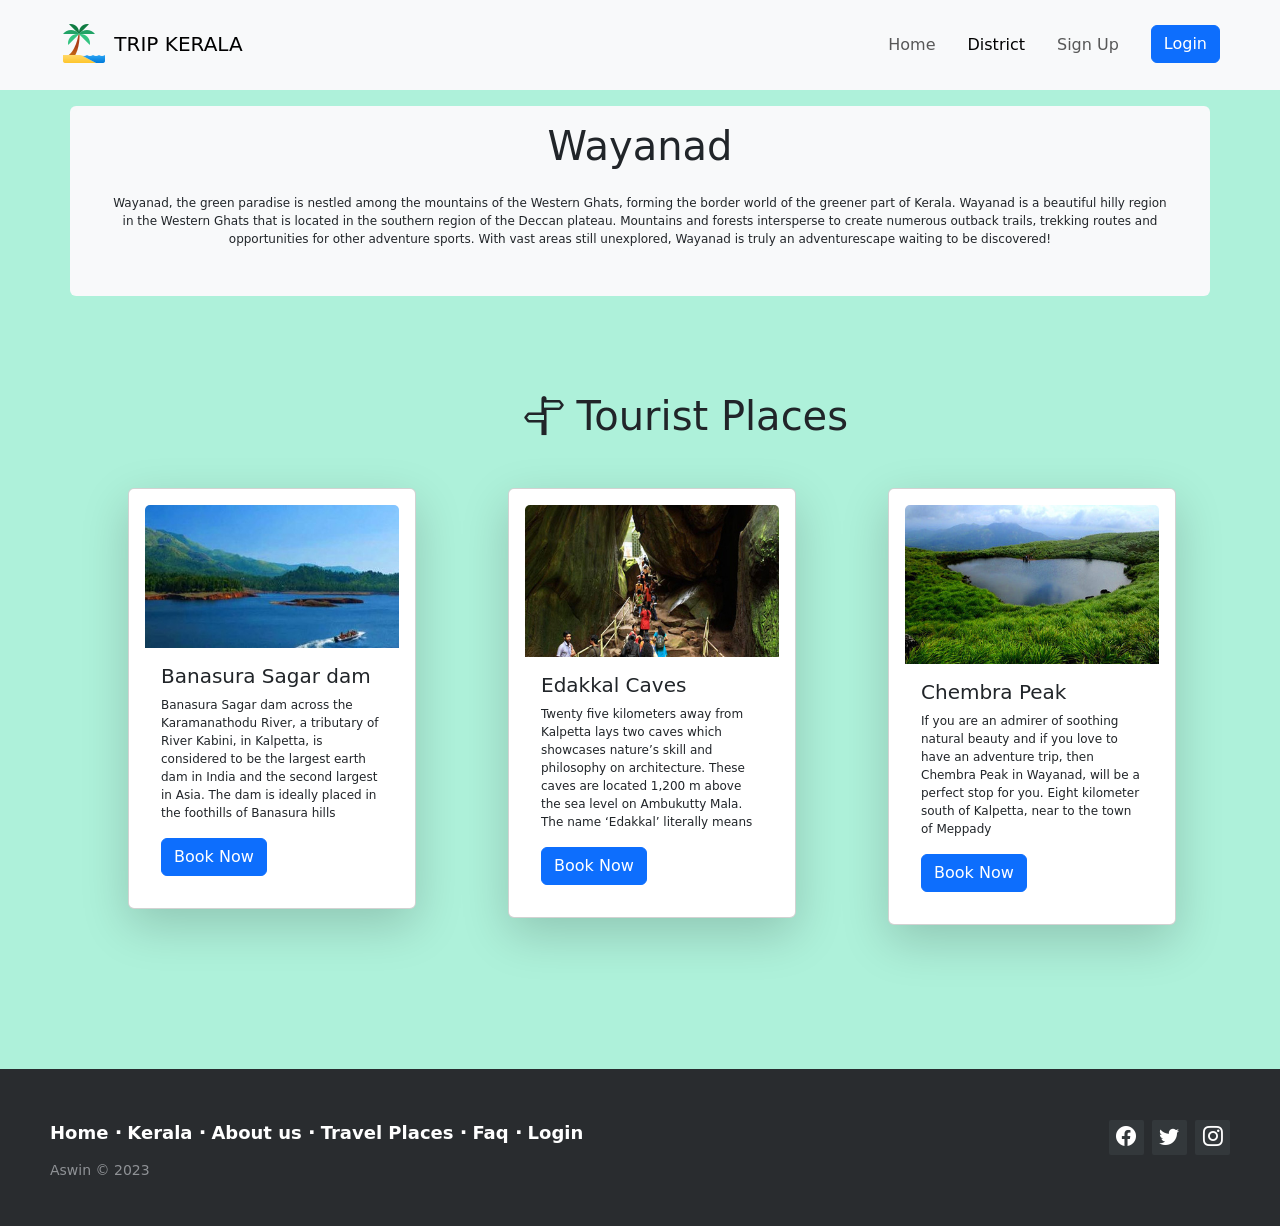
<file: wayanad.html>
<!DOCTYPE html>
<html lang="en">
  <head>
    <meta charset="UTF-8" />
    <meta name="viewport" content="width=device-width, initial-scale=1.0" />
    <title>TRIP KERALA</title>

    <!-- bootrasp cdn -->
    <link
      href="https://cdn.jsdelivr.net/npm/bootstrap@5.3.1/dist/css/bootstrap.min.css"
      rel="stylesheet"
      integrity="sha384-4bw+/aepP/YC94hEpVNVgiZdgIC5+VKNBQNGCHeKRQN+PtmoHDEXuppvnDJzQIu9"
      crossorigin="anonymous"
    />
    <!-- local style  -->
    <link rel="stylesheet" href="style.css" />

    <!-- bootstrap icon cdn -->
    <link
      rel="stylesheet"
      href="https://cdn.jsdelivr.net/npm/bootstrap-icons@1.10.2/font/bootstrap-icons.css"
      integrity="sha384-b6lVK+yci+bfDmaY1u0zE8YYJt0TZxLEAFyYSLHId4xoVvsrQu3INevFKo+Xir8e"
      crossorigin="anonymous"
    />
  </head>
  <body>
    <!-- Nav Section  -->
    <nav class="navbar navbar-expand-lg bg-body-tertiary px-5 py-3">
      <div class="container-fluid">
        <a class="navbar-brand" href="index.html"
          ><img src="images/logo.png" alt="" /> TRIP KERALA</a
        >
        <button
          class="navbar-toggler"
          type="button"
          data-bs-toggle="collapse"
          data-bs-target="#navbarNav"
          aria-controls="navbarNav"
          aria-expanded="false"
          aria-label="Toggle navigation"
        >
          <span class="navbar-toggler-icon"></span>
        </button>
        <div
          class="collapse navbar-collapse d-flex justify-content-end"
          id="navbarNav"
        >
          <ul class="navbar-nav">
            <li class="nav-item pe-3">
              <a class="nav-link" aria-current="page" href="index.html">Home</a>
            </li>
            <li class="nav-item pe-3">
              <a class="nav-link active" href="district.html">District</a>
            </li>
            <li class="nav-item pe-4">
              <a class="nav-link" href="signup.html">Sign Up</a>
            </li>
            <a href="login.html"
              ><button class="btn btn-primary" type="button">Login</button></a
            >
          </ul>
        </div>
      </div>
    </nav>

    <!-- Nav section end -->

    <!-- About section -->

    <div class="container text-center bg-light rounded">
      <h1 class="mt-3 p-3">Wayanad</h1>

      <p class="px-4 pb-5">
        Wayanad, the green paradise is nestled among the mountains of the
        Western Ghats, forming the border world of the greener part of Kerala.
        Wayanad is a beautiful hilly region in the Western Ghats that is located
        in the southern region of the Deccan plateau. Mountains and forests
        intersperse to create numerous outback trails, trekking routes and
        opportunities for other adventure sports. With vast areas still
        unexplored, Wayanad is truly an adventurescape waiting to be discovered!
      </p>
    </div>
    <!-- about end -->

    <!-- Tourist places -->
    <div class="container my-5 py-5 me-4">
      <h1 class="mb-5 text-center">
        <i class="bi bi-signpost-split"></i> Tourist Places
      </h1>
      <div class="row">
        <div class="col">
          <div
            class="card shadow-lg p-3 mb-5"
            id="cardani"
            style="width: 18rem"
          >
            <img
              src="images/wayanad/banasura-sagar-dam.jpg"
              class="card-img-top"
              alt="..."
            />
            <div class="card-body">
              <h5 class="card-title">Banasura Sagar dam</h5>
              <p class="card-text">
                Banasura Sagar dam across the Karamanathodu River, a tributary
                of River Kabini, in Kalpetta, is considered to be the largest
                earth dam in India and the second largest in Asia. The dam is
                ideally placed in the foothills of Banasura hills
              </p>
              <a href="login.html" class="btn btn-primary">Book Now</a>
            </div>
          </div>
        </div>
        <div class="col">
          <div
            class="card shadow-lg p-3 mb-5"
            id="cardani"
            style="width: 18rem"
          >
            <img
              src="images/wayanad/1494583574_edakal1.jpg"
              class="card-img-top"
              alt="..."
            />
            <div class="card-body">
              <h5 class="card-title">Edakkal Caves</h5>
              <p class="card-text">
                Twenty five kilometers away from Kalpetta lays two caves which
                showcases nature’s skill and philosophy on architecture. These
                caves are located 1,200 m above the sea level on Ambukutty Mala.
                The name ‘Edakkal’ literally means
              </p>
              <a href="login.html" class="btn btn-primary">Book Now</a>
            </div>
          </div>
        </div>
        <div class="col">
          <div
            class="card shadow-lg p-3 mb-5"
            id="cardani"
            style="width: 18rem"
          >
            <img
              src="images/wayanad/chembra-peak-wayanad.jpg"
              class="card-img-top"
              alt="..."
            />
            <div class="card-body">
              <h5 class="card-title">Chembra Peak</h5>
              <p class="card-text">
                If you are an admirer of soothing natural beauty and if you love
                to have an adventure trip, then Chembra Peak in Wayanad, will be
                a perfect stop for you. Eight kilometer south of Kalpetta, near
                to the town of Meppady
              </p>
              <a href="login.html" class="btn btn-primary">Book Now</a>
            </div>
          </div>
        </div>
      </div>
    </div>

    <!-- Tourist places end -->

    <!-- footer section -->

    <footer class="footer-distributed">
      <div class="footer-right">
        <a href="#"><i class="bi bi-facebook"></i></a>
        <a href="#"><i class="bi bi-twitter"></i></a>
        <a href="#"><i class="bi bi-instagram"></i></a>
      </div>

      <div class="footer-left">
        <p class="footer-links">
          <a class="link-1" href="#">Home</a>

          <a href="index.html">Kerala</a>

          <a href="index.html">About us</a>

          <a href="district.html">Travel Places</a>

          <a href="#">Faq</a>

          <a href="login.html">Login</a>
        </p>

        <p>Aswin &copy; 2023</p>
      </div>
    </footer>


    <!-- footer section end -->

    <script
      src="https://cdn.jsdelivr.net/npm/bootstrap@5.3.1/dist/js/bootstrap.bundle.min.js"
      integrity="sha384-HwwvtgBNo3bZJJLYd8oVXjrBZt8cqVSpeBNS5n7C8IVInixGAoxmnlMuBnhbgrkm"
      crossorigin="anonymous"
    ></script>
  </body>
</html>
</file>
<file: style.css>
*{
    margin: 0;
    padding: 0;
}
body{
    background-color: rgb(174, 241, 218);
}


/* CSS */
.button-41 {
  background-color: initial;
  background-image: linear-gradient(-180deg, #00D775, #00BD68);
  border-radius: 5px;
  box-shadow: rgba(0, 0, 0, 0.1) 0 2px 4px;
  color: #FFFFFF;
  cursor: pointer;
  display: inline-block;
  font-family: Inter,-apple-system,system-ui,Roboto,"Helvetica Neue",Arial,sans-serif;
  height: 44px;
  line-height: 44px;
  outline: 0;
  overflow: hidden;
  padding: 0 20px;
  pointer-events: auto;
  position: relative;
  text-align: center;
  touch-action: manipulation;
  user-select: none;
  -webkit-user-select: none;
  vertical-align: top;
  white-space: nowrap;
  z-index: 9;
  border: 0;
}

.button-41:hover {
  background: #00bd68;
}


  .footer-distributed {
    background-color: #292c2f;
    box-shadow: 0 1px 1px 0 rgba(0, 0, 0, 0.12);
    box-sizing: border-box;
    width: 100%;
    text-align: left;

    padding: 45px 50px;
  }
  
  .footer-distributed .footer-left p {
    color: #8f9296;
    font-size: 14px;
    margin: 0;
  }
  /* Footer links */
  
  .footer-distributed p.footer-links {
    font-size: 18px;
    font-weight: bold;
    color: #ffffff;
    margin: 0 0 10px;
    padding: 0;
    transition: ease .25s;
  }
  
  .footer-distributed p.footer-links a {
    display: inline-block;
    line-height: 1.8;
    text-decoration: none;
    color: inherit;
    transition: ease .25s;
  }
  
  .footer-distributed .footer-links a:before {
    content: "·";
    font-size: 20px;
    left: 0;
    color: #fff;
    display: inline-block;
    padding-right: 5px;
  }
  
  .footer-distributed .footer-links .link-1:before {
    content: none;
  }
  
  .footer-distributed .footer-right {
    float: right;
    margin-top: 6px;
    max-width: 180px;
  }
  
  .footer-distributed .footer-right a {
    display: inline-block;
    width: 35px;
    height: 35px;
    background-color: #33383b;
    border-radius: 2px;
    font-size: 20px;
    color: #ffffff;
    text-align: center;
    line-height: 35px;
    margin-left: 3px;
    transition:all .25s;
  }
  
  .footer-distributed .footer-right a:hover{transform:scale(1.1); -webkit-transform:scale(1.1);}
  
  .footer-distributed p.footer-links a:hover{text-decoration:underline;}
  
  /* Media Queries */
  
  @media (max-width: 600px) {
    .footer-distributed .footer-left, .footer-distributed .footer-right {
      text-align: center;
    }
    .footer-distributed .footer-right {
      float: none;
      margin: 0 auto 20px;
    }
    .footer-distributed .footer-left p.footer-links {
      line-height: 1.8;
    }
  }

  #cardani{

    transition: 1s;
    transition-duration: .2s;

  }

  #cardani:hover{
    transform: scale(1.1);

  }

  #login-w{


    width: 500px;
  }

  .readmore{

    background-color: #00BD68;
    border: none;
    
    color: white;
    padding: 4px 50px;
    border-radius: 4px;
    transition: 1s ease-in-out;
    transition-duration: .5s;
  
    
  }
.readmore:hover{
  
  padding: 4px 100px;
  background-color:#ff3c4c;
  
}
a{
  text-decoration: none;
}
p{
  font-size: 12px;

}
</file>
